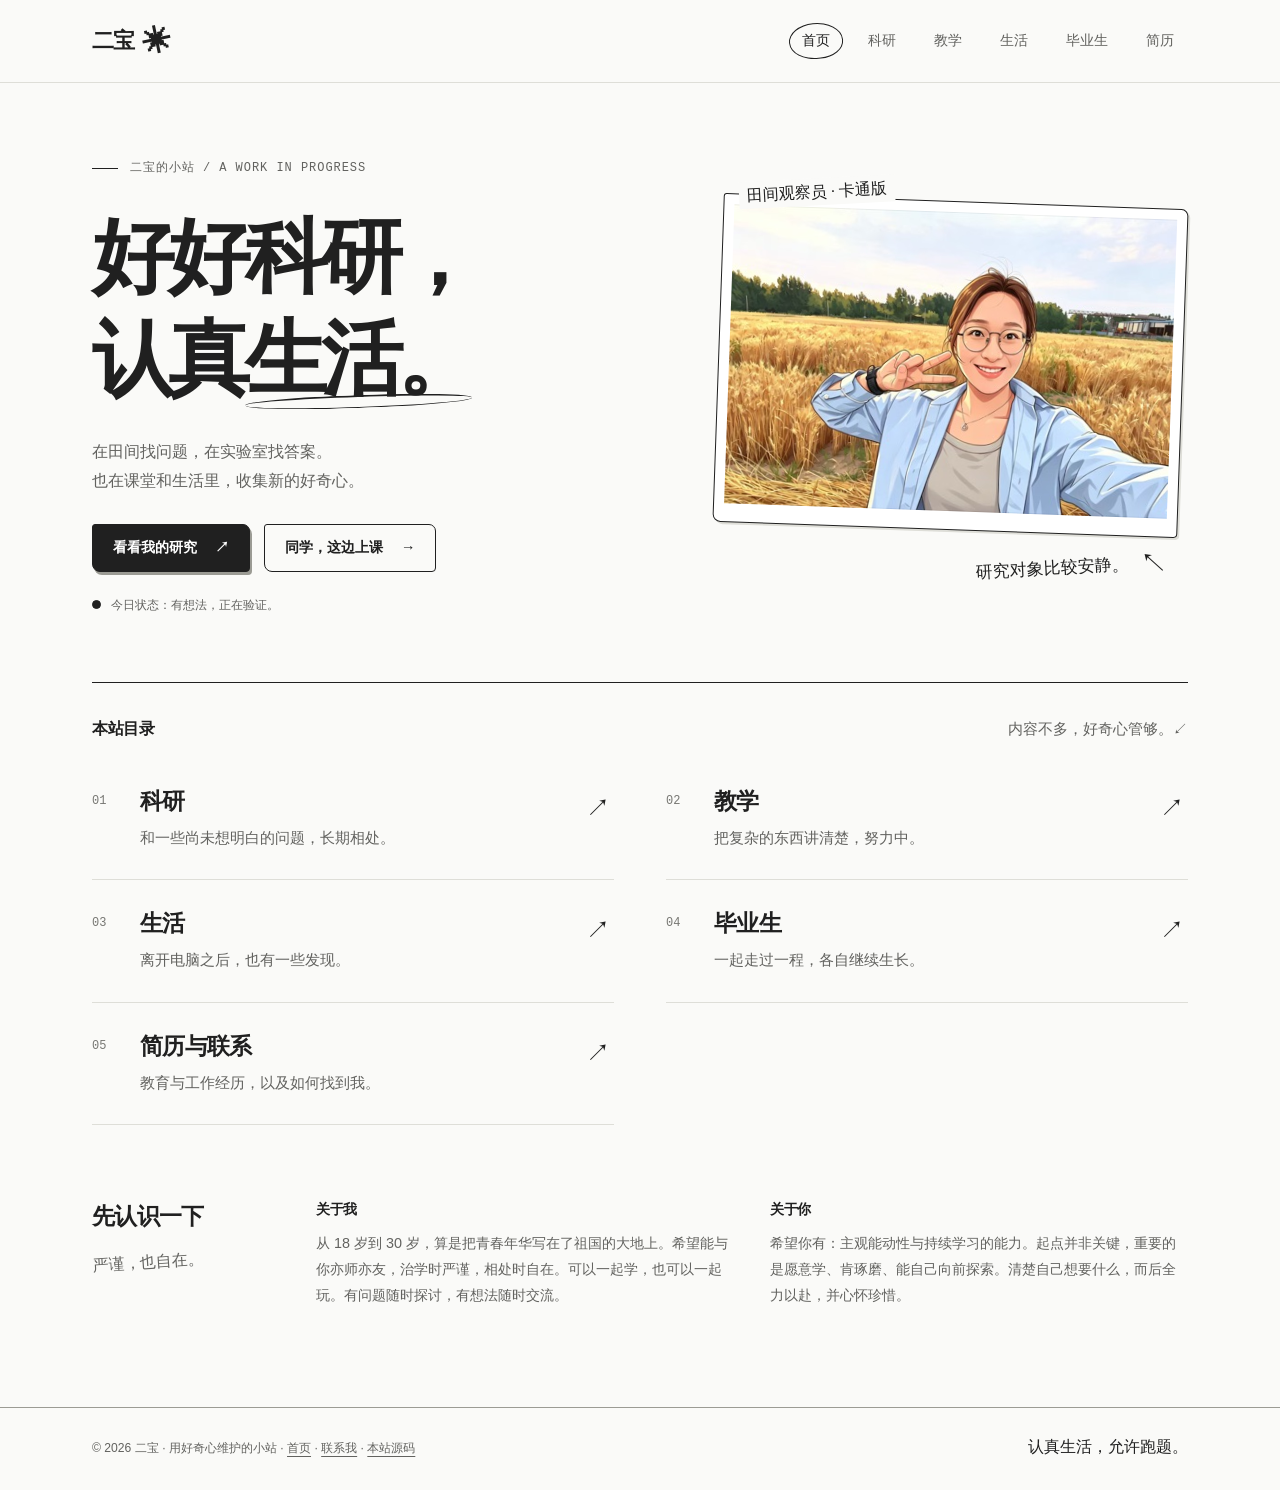
<file: index.html>
<!DOCTYPE html>
<html lang="zh-CN">
<head>
  <meta charset="UTF-8">
  <meta name="viewport" content="width=device-width, initial-scale=1.0">
  <title>二宝的小站 · 首页</title>
  <meta name="description" content="王芸的个人主页：在河南科技学院从事作物科研与教学，记录研究、课程和生活。">
  <link rel="stylesheet" href="css/style.css">
</head>
<body>
  <a class="skip-link" href="#main-content">跳到正文</a>
  <header class="site-header">
    <nav class="nav container" aria-label="主导航">
      <a class="nav-logo" href="index.html" aria-label="二宝的小站 · 首页">二宝<span class="dot" aria-hidden="true">✳</span></a>
      <button class="nav-toggle" type="button" aria-label="打开菜单" aria-expanded="false" aria-controls="site-nav">☰</button>
      <ul class="nav-links" id="site-nav">
        <li><a href="index.html" aria-current="page">首页</a></li>
        <li><a href="research.html">科研</a></li>
        <li><a href="teaching.html">教学</a></li>
        <li><a href="life.html">生活</a></li>
        <li><a href="students.html">毕业生</a></li>
        <li><a href="cv.html">简历</a></li>
      </ul>
    </nav>
  </header>

  <main id="main-content">
    <section class="hero container" aria-labelledby="hero-title">
      <div class="hero-copy">
        <p class="eyebrow">二宝的小站 / A WORK IN PROGRESS</p>
        <h1 id="hero-title">好好科研，<br>认真<span class="scribble">生活。</span></h1>
        <p class="hero-description">在田间找问题，在实验室找答案。<br>也在课堂和生活里，收集新的好奇心。</p>
        <div class="hero-actions">
          <a class="btn" href="research.html">看看我的研究 <span aria-hidden="true">↗</span></a>
          <a class="btn btn-secondary" href="teaching.html">同学，这边上课 <span aria-hidden="true">→</span></a>
        </div>
        <p class="status-note">今日状态：有想法，正在验证。</p>
      </div>
      <figure class="hero-portrait">
        <div class="portrait-frame">
          <span class="portrait-label">田间观察员 · 卡通版</span>
          <a class="photo-link" href="assets/img/home-field-portrait.jpg" target="_blank" rel="noopener" aria-label="查看原图（新标签页）：麦田中的卡通人物，戴着眼镜、微笑并比着耶"><img src="assets/optimized/home-field-portrait-960.jpg" srcset="assets/optimized/home-field-portrait-480.jpg 480w, assets/optimized/home-field-portrait-960.jpg 960w" sizes="(max-width: 720px) calc(100vw - 78px), (max-width: 900px) 40vw, 430px" width="1897" height="1280" alt="麦田中的卡通人物，戴着眼镜、微笑并比着耶" fetchpriority="high" decoding="async"></a>
        </div>
        <figcaption>研究对象比较安静。<span aria-hidden="true">↖</span></figcaption>
      </figure>
    </section>

    <section class="container" aria-labelledby="directory-title">
      <div class="home-directory">
        <div class="section-heading">
          <h2 id="directory-title">本站目录</h2>
          <span class="margin-note">内容不多，好奇心管够。↙</span>
        </div>
        <div class="directory-grid">
          <a class="directory-link" href="research.html">
            <span class="directory-number" aria-hidden="true">01</span>
            <div><h3>科研</h3><p>和一些尚未想明白的问题，长期相处。</p></div>
            <span class="directory-arrow" aria-hidden="true">↗</span>
          </a>
          <a class="directory-link" href="teaching.html">
            <span class="directory-number" aria-hidden="true">02</span>
            <div><h3>教学</h3><p>把复杂的东西讲清楚，努力中。</p></div>
            <span class="directory-arrow" aria-hidden="true">↗</span>
          </a>
          <a class="directory-link" href="life.html">
            <span class="directory-number" aria-hidden="true">03</span>
            <div><h3>生活</h3><p>离开电脑之后，也有一些发现。</p></div>
            <span class="directory-arrow" aria-hidden="true">↗</span>
          </a>
          <a class="directory-link" href="students.html">
            <span class="directory-number" aria-hidden="true">04</span>
            <div><h3>毕业生</h3><p>一起走过一程，各自继续生长。</p></div>
            <span class="directory-arrow" aria-hidden="true">↗</span>
          </a>
          <a class="directory-link" href="cv.html">
            <span class="directory-number" aria-hidden="true">05</span>
            <div><h3>简历与联系</h3><p>教育与工作经历，以及如何找到我。</p></div>
            <span class="directory-arrow" aria-hidden="true">↗</span>
          </a>
        </div>
      </div>
    </section>

    <section class="about-section container" aria-labelledby="about-title">
      <div class="about-label"><h2 id="about-title">先认识一下</h2><p>严谨，也自在。</p></div>
      <div class="about-notes">
        <div><h3>关于我</h3><p>从 18 岁到 30 岁，算是把青春年华写在了祖国的大地上。希望能与你亦师亦友，治学时严谨，相处时自在。可以一起学，也可以一起玩。有问题随时探讨，有想法随时交流。</p></div>
        <div><h3>关于你</h3><p>希望你有：主观能动性与持续学习的能力。起点并非关键，重要的是愿意学、肯琢磨、能自己向前探索。清楚自己想要什么，而后全力以赴，并心怀珍惜。</p></div>
      </div>
    </section>
  </main>

  <footer class="site-footer">
    <div class="container footer-inner">
      <p>© 2026 二宝 · 用好奇心维护的小站 · <a href="index.html">首页</a> · <a href="cv.html#contact">联系我</a> · <a href="https://github.com/erbaoyihao/erbaoyihao.github.io">本站源码</a></p>
      <p class="footer-note">认真生活，允许跑题。</p>
    </div>
  </footer>

  <script src="js/main.js"></script>
</body>
</html>
</file>
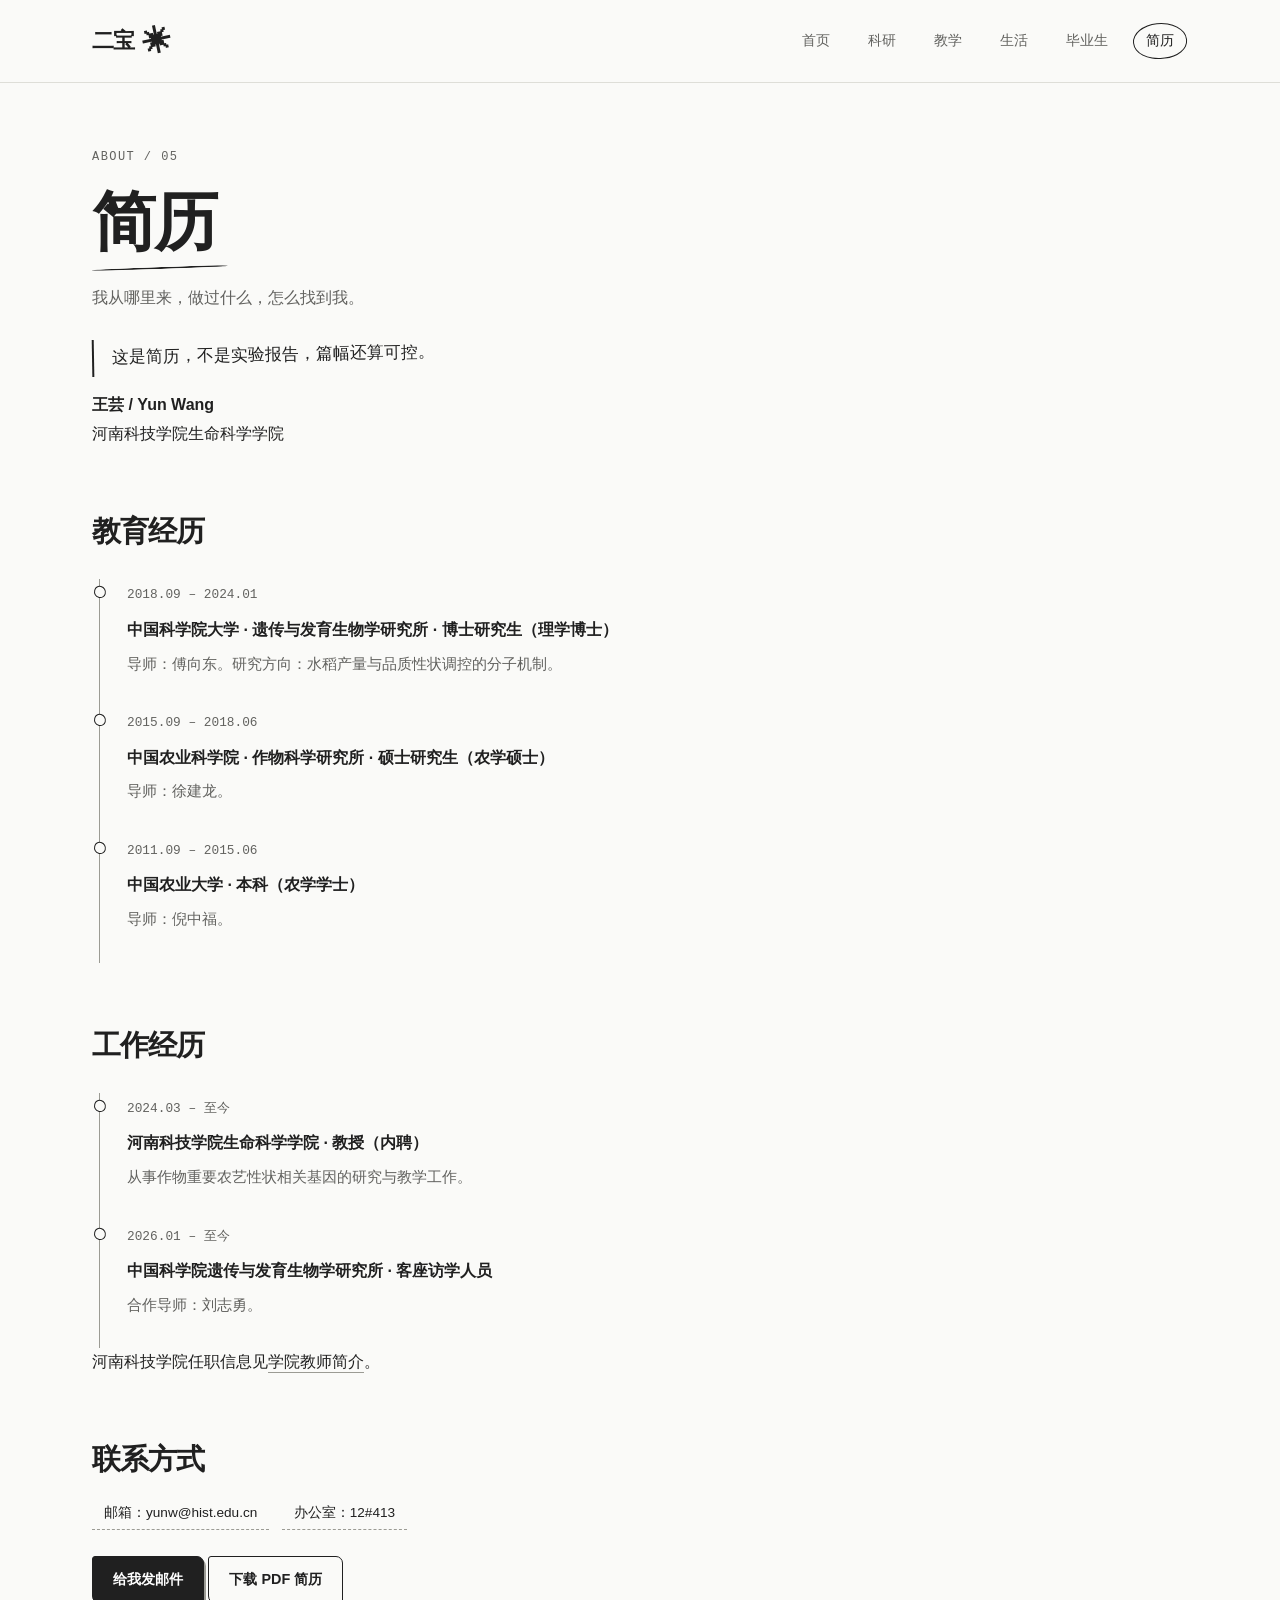
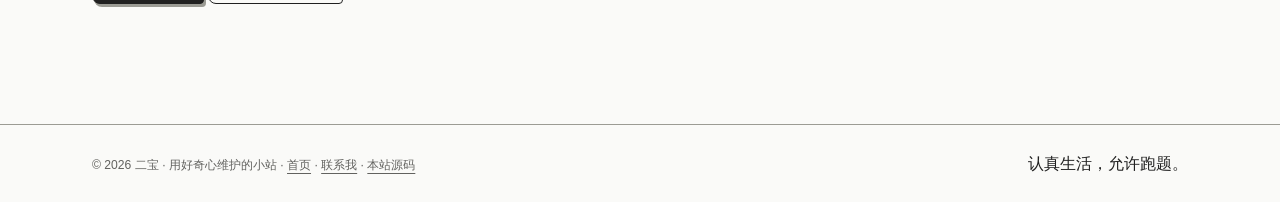
<file: cv.html>
<!DOCTYPE html>
<html lang="zh-CN">
<head>
  <meta charset="UTF-8">
  <meta name="viewport" content="width=device-width, initial-scale=1.0">
  <title>简历 · 二宝的小站</title>
  <meta name="description" content="教育经历、工作经历与联系方式。">
  <link rel="stylesheet" href="css/style.css">
</head>
<body>
  <a class="skip-link" href="#main-content">跳到正文</a>
  <header class="site-header">
    <nav class="nav container" aria-label="主导航">
      <a class="nav-logo" href="index.html" aria-label="二宝的小站 · 首页">二宝<span class="dot" aria-hidden="true">✳</span></a>
      <button class="nav-toggle" type="button" aria-label="打开菜单" aria-expanded="false" aria-controls="site-nav">☰</button>
      <ul class="nav-links" id="site-nav">
        <li><a href="index.html">首页</a></li>
        <li><a href="research.html">科研</a></li>
        <li><a href="teaching.html">教学</a></li>
        <li><a href="life.html">生活</a></li>
        <li><a href="students.html">毕业生</a></li>
        <li><a href="cv.html" aria-current="page">简历</a></li>
      </ul>
    </nav>
  </header>

  <main id="main-content" class="theme-yellow">
    <section class="section container">
      <p class="page-kicker">ABOUT / 05</p>
      <h1 class="page-title">简历</h1>
      <p class="page-subtitle">我从哪里来，做过什么，怎么找到我。</p>
      <p class="page-aside">这是简历，不是实验报告，篇幅还算可控。</p>

      <p class="profile-identity"><strong>王芸 / Yun Wang</strong><br>河南科技学院生命科学学院</p>

      <h2>教育经历</h2>
      <ul class="timeline">
        <li>
          <span class="t-period">2018.09 – 2024.01</span>
          <p class="t-title">中国科学院大学 · 遗传与发育生物学研究所 · 博士研究生（理学博士）</p>
          <p class="t-desc">导师：傅向东。研究方向：水稻产量与品质性状调控的分子机制。</p>
        </li>
        <li>
          <span class="t-period">2015.09 – 2018.06</span>
          <p class="t-title">中国农业科学院 · 作物科学研究所 · 硕士研究生（农学硕士）</p>
          <p class="t-desc">导师：徐建龙。</p>
        </li>
        <li>
          <span class="t-period">2011.09 – 2015.06</span>
          <p class="t-title">中国农业大学 · 本科（农学学士）</p>
          <p class="t-desc">导师：倪中福。</p>
        </li>
      </ul>

      <h2>工作经历</h2>
      <ul class="timeline">
        <li>
          <span class="t-period">2024.03 – 至今</span>
          <p class="t-title">河南科技学院生命科学学院 · 教授（内聘）</p>
          <p class="t-desc">从事作物重要农艺性状相关基因的研究与教学工作。</p>
        </li>
        <li>
          <span class="t-period">2026.01 – 至今</span>
          <p class="t-title">中国科学院遗传与发育生物学研究所 · 客座访学人员</p>
          <p class="t-desc">合作导师：刘志勇。</p>
        </li>
      </ul>

      <p class="content-note">河南科技学院任职信息见<a href="https://smkxxy.hist.edu.cn/info/1085/1609.htm">学院教师简介</a>。</p>

      <h2 id="contact">联系方式</h2>
      <p>
        <span class="badge b-yellow">邮箱：yunw@hist.edu.cn</span>
        <span class="badge b-blue">办公室：12#413</span>
      </p>
      <p>
        <a class="btn" href="mailto:yunw@hist.edu.cn">给我发邮件</a>
        <a class="btn btn-secondary" href="assets/cv.pdf" download="王芸-简历.pdf">下载 PDF 简历</a>
      </p>
    </section>
  </main>

  <footer class="site-footer">
    <div class="container footer-inner">
      <p>© 2026 二宝 · 用好奇心维护的小站 · <a href="index.html">首页</a> · <a href="cv.html#contact">联系我</a> · <a href="https://github.com/erbaoyihao/erbaoyihao.github.io">本站源码</a></p>
      <p class="footer-note">认真生活，允许跑题。</p>
    </div>
  </footer>

  <script src="js/main.js"></script>
</body>
</html>
</file>
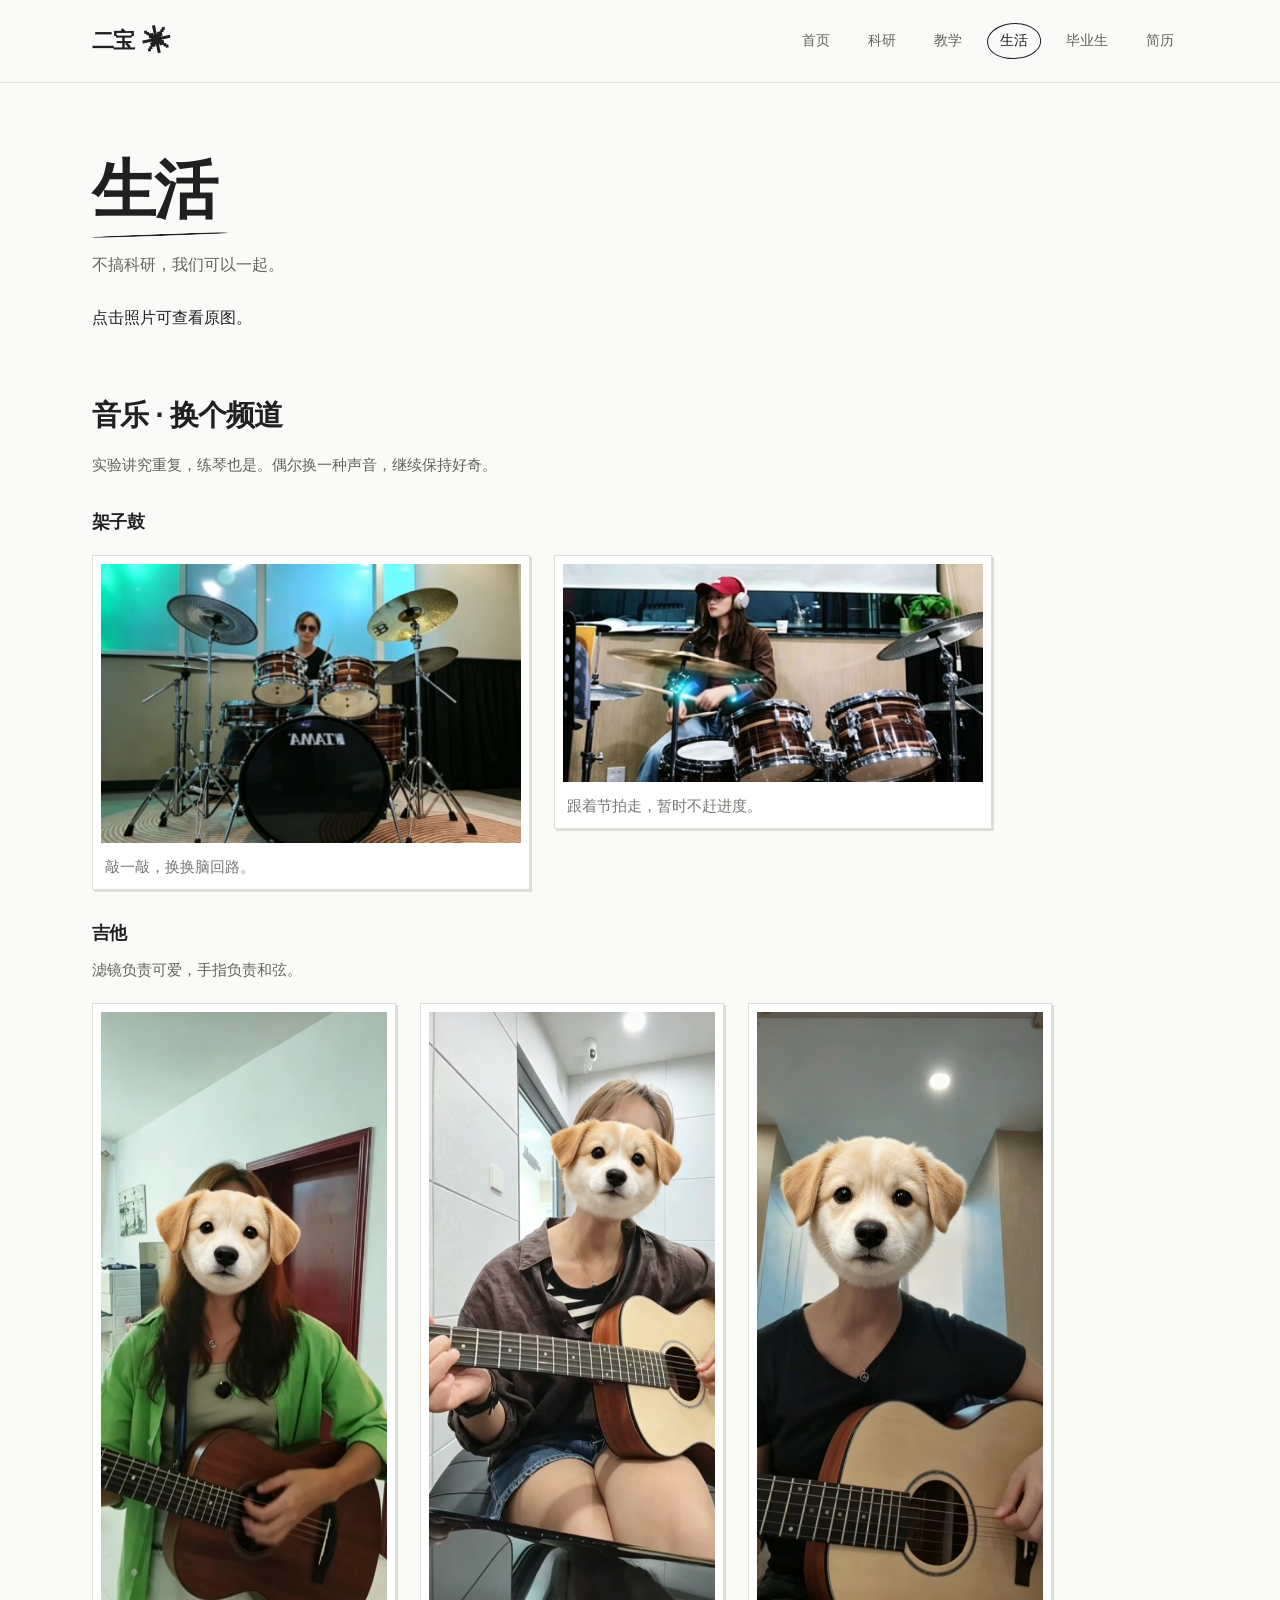
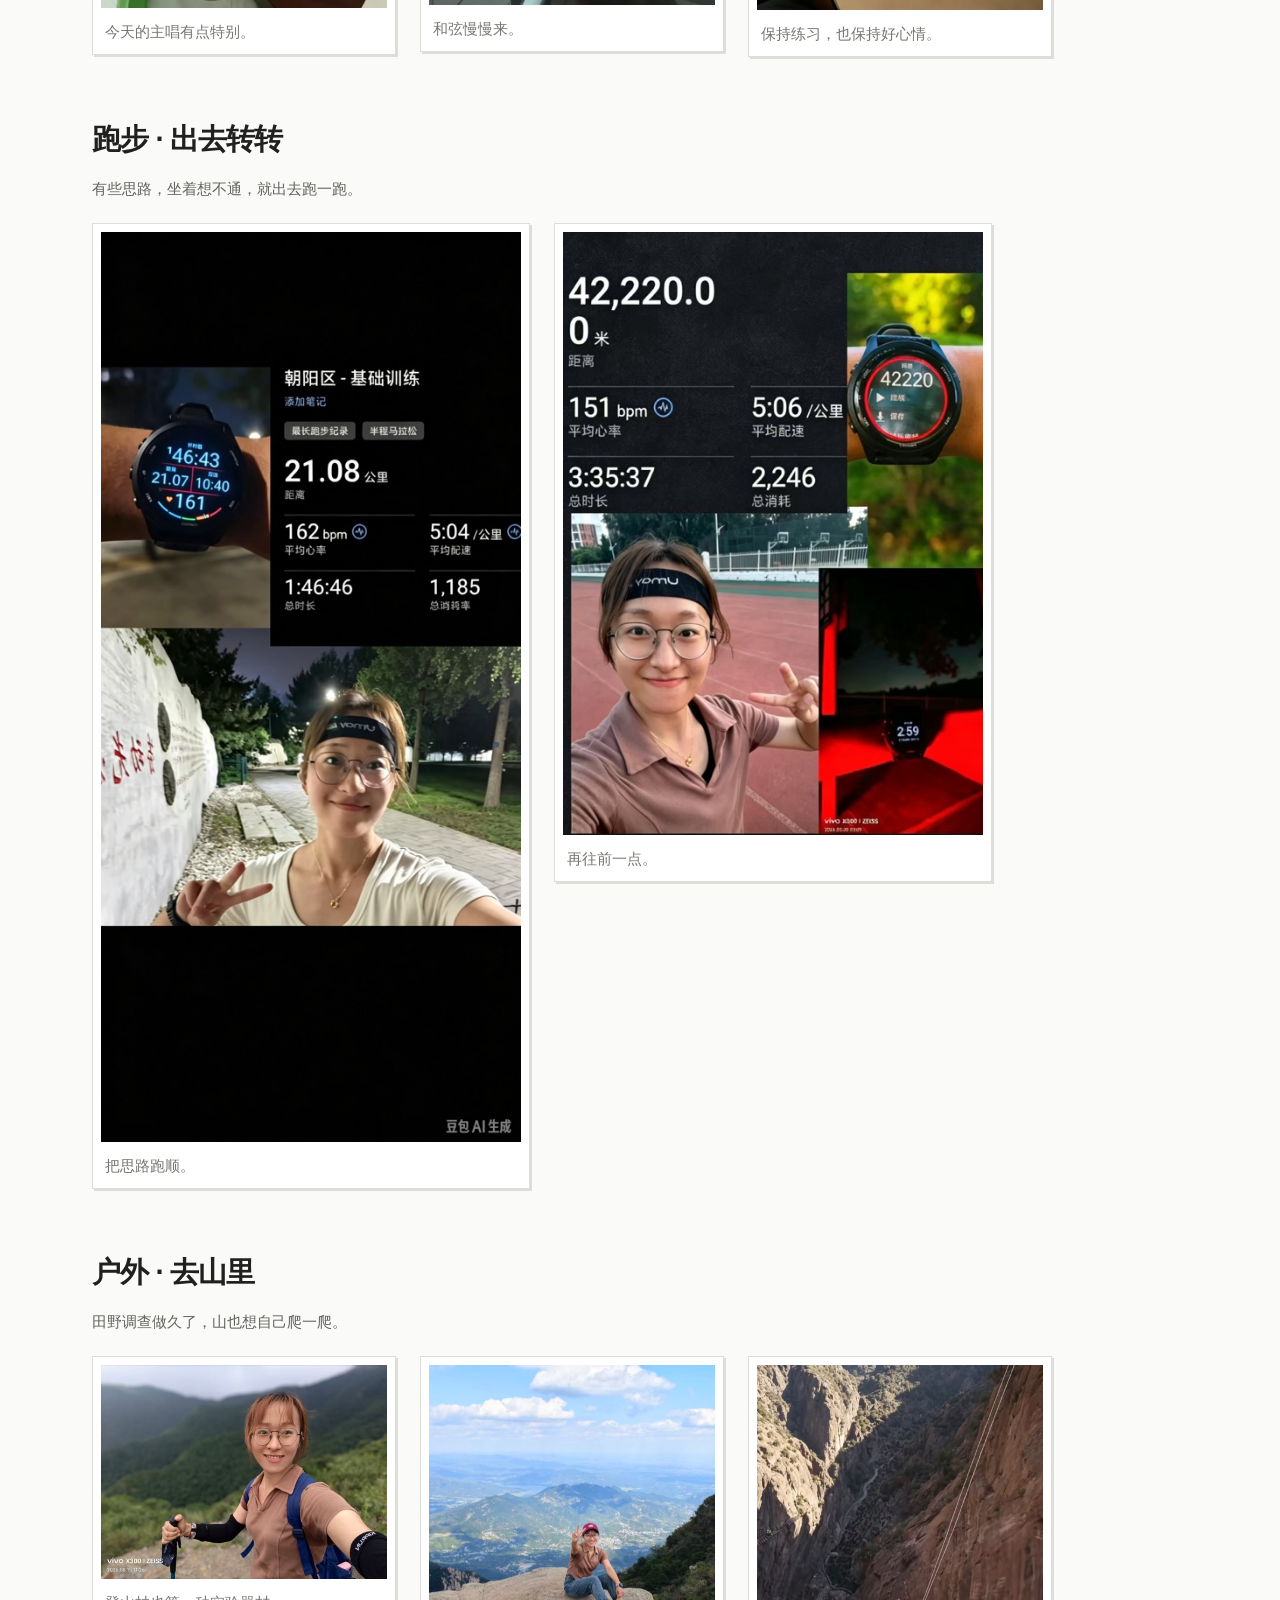
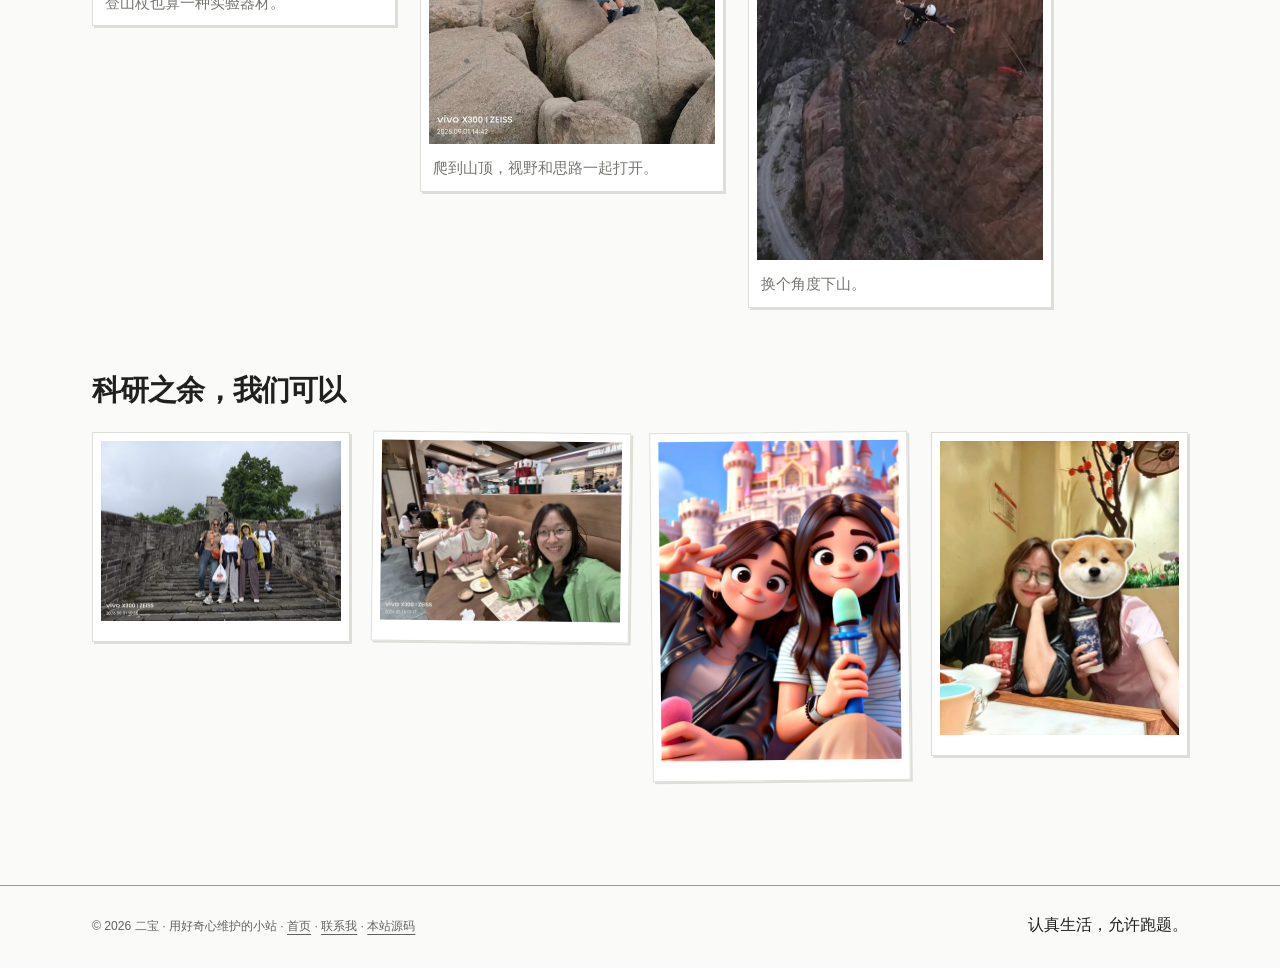
<file: life.html>
<!DOCTYPE html>
<html lang="zh-CN">
<head>
  <meta charset="UTF-8">
  <meta name="viewport" content="width=device-width, initial-scale=1.0">
  <title>生活 · 二宝的小站</title>
  <meta name="description" content="音乐、跑步、户外活动与朋友相聚的生活记录。">
  <link rel="stylesheet" href="css/style.css">
</head>
<body>
  <a class="skip-link" href="#main-content">跳到正文</a>
  <header class="site-header">
    <nav class="nav container" aria-label="主导航">
      <a class="nav-logo" href="index.html" aria-label="二宝的小站 · 首页">二宝<span class="dot" aria-hidden="true">✳</span></a>
      <button class="nav-toggle" type="button" aria-label="打开菜单" aria-expanded="false" aria-controls="site-nav">☰</button>
      <ul class="nav-links" id="site-nav">
        <li><a href="index.html">首页</a></li>
        <li><a href="research.html">科研</a></li>
        <li><a href="teaching.html">教学</a></li>
        <li><a href="life.html" aria-current="page">生活</a></li>
        <li><a href="students.html">毕业生</a></li>
        <li><a href="cv.html">简历</a></li>
      </ul>
    </nav>
  </header>

  <main id="main-content" class="theme-coral">
    <section class="section container">
      <h1 class="page-title">生活</h1>
      <p class="page-subtitle">不搞科研，我们可以一起。</p>
      <p class="content-note">点击照片可查看原图。</p>

      <section class="life-album" aria-labelledby="music-title">
        <h2 id="music-title">音乐 · 换个频道</h2>
        <p class="album-note">实验讲究重复，练琴也是。偶尔换一种声音，继续保持好奇。</p>
        <h3 class="album-heading">架子鼓</h3>
        <div class="album-grid album-grid-two">
          <figure class="photo-slot photo-full album-photo">
            <a class="photo-link" href="assets/img/life-drums-1.jpg" target="_blank" rel="noopener" aria-label="查看原图（新标签页）：坐在架子鼓后，手持鼓棒练习"><img src="assets/optimized/life-drums-1-960.jpg" srcset="assets/optimized/life-drums-1-480.jpg 480w, assets/optimized/life-drums-1-960.jpg 960w" sizes="(max-width: 600px) calc(100vw - 70px), (max-width: 1000px) 43vw, 430px" width="1924" height="1280" alt="坐在架子鼓后，手持鼓棒练习" loading="lazy" decoding="async"></a>
            <figcaption>敲一敲，换换脑回路。</figcaption>
          </figure>
          <figure class="photo-slot photo-full album-photo">
            <a class="photo-link" href="assets/img/life-drums-2.jpg" target="_blank" rel="noopener" aria-label="查看原图（新标签页）：戴着红帽子和白色耳机练习架子鼓"><img src="assets/optimized/life-drums-2-960.jpg" srcset="assets/optimized/life-drums-2-480.jpg 480w, assets/optimized/life-drums-2-960.jpg 960w" sizes="(max-width: 600px) calc(100vw - 70px), (max-width: 1000px) 43vw, 430px" width="2466" height="1279" alt="戴着红帽子和白色耳机练习架子鼓" loading="lazy" decoding="async"></a>
            <figcaption>跟着节拍走，暂时不赶进度。</figcaption>
          </figure>
        </div>
        <h3 class="album-heading">吉他</h3>
        <p class="album-note">滤镜负责可爱，手指负责和弦。</p>
        <div class="album-grid album-grid-three">
          <figure class="photo-slot photo-full album-photo">
            <a class="photo-link" href="assets/img/life-guitar-1.jpg" target="_blank" rel="noopener" aria-label="查看原图（新标签页）：使用小狗头像滤镜，穿绿色外衫抱着吉他"><img src="assets/optimized/life-guitar-1-960.jpg" srcset="assets/optimized/life-guitar-1-480.jpg 480w, assets/optimized/life-guitar-1-960.jpg 960w" sizes="(max-width: 600px) calc(100vw - 70px), (max-width: 1000px) 29vw, 290px" width="1024" height="2132" alt="使用小狗头像滤镜，穿绿色外衫抱着吉他" loading="lazy" decoding="async"></a>
            <figcaption>今天的主唱有点特别。</figcaption>
          </figure>
          <figure class="photo-slot photo-full album-photo">
            <a class="photo-link" href="assets/img/life-guitar-2.jpg" target="_blank" rel="noopener" aria-label="查看原图（新标签页）：使用小狗头像滤镜，坐着练习吉他和弦"><img src="assets/optimized/life-guitar-2-960.jpg" srcset="assets/optimized/life-guitar-2-480.jpg 480w, assets/optimized/life-guitar-2-960.jpg 960w" sizes="(max-width: 600px) calc(100vw - 70px), (max-width: 1000px) 29vw, 290px" width="1280" height="2652" alt="使用小狗头像滤镜，坐着练习吉他和弦" loading="lazy" decoding="async"></a>
            <figcaption>和弦慢慢来。</figcaption>
          </figure>
          <figure class="photo-slot photo-full album-photo">
            <a class="photo-link" href="assets/img/life-guitar-3.jpg" target="_blank" rel="noopener" aria-label="查看原图（新标签页）：使用小狗头像滤镜，穿黑色上衣弹吉他"><img src="assets/optimized/life-guitar-3-960.jpg" srcset="assets/optimized/life-guitar-3-480.jpg 480w, assets/optimized/life-guitar-3-960.jpg 960w" sizes="(max-width: 600px) calc(100vw - 70px), (max-width: 1000px) 29vw, 290px" width="1024" height="2138" alt="使用小狗头像滤镜，穿黑色上衣弹吉他" loading="lazy" decoding="async"></a>
            <figcaption>保持练习，也保持好心情。</figcaption>
          </figure>
        </div>
      </section>

      <section class="life-album" aria-labelledby="running-title">
        <h2 id="running-title">跑步 · 出去转转</h2>
        <p class="album-note">有些思路，坐着想不通，就出去跑一跑。</p>
        <div class="album-grid album-grid-two">
          <figure class="photo-slot photo-full album-photo">
            <a class="photo-link" href="assets/img/life-running-1.jpg" target="_blank" rel="noopener" aria-label="查看原图（新标签页）：跑步数据、运动手表和夜跑自拍的拼图"><img src="assets/optimized/life-running-1-960.jpg" srcset="assets/optimized/life-running-1-480.jpg 480w, assets/optimized/life-running-1-960.jpg 960w" sizes="(max-width: 600px) calc(100vw - 70px), (max-width: 1000px) 43vw, 430px" width="1344" height="2912" alt="跑步数据、运动手表和夜跑自拍的拼图" loading="lazy" decoding="async"></a>
            <figcaption>把思路跑顺。</figcaption>
          </figure>
          <figure class="photo-slot photo-full album-photo">
            <a class="photo-link" href="assets/img/life-running-2.jpg" target="_blank" rel="noopener" aria-label="查看原图（新标签页）：跑步记录、运动手表和操场自拍的拼图"><img src="assets/optimized/life-running-2-960.jpg" srcset="assets/optimized/life-running-2-480.jpg 480w, assets/optimized/life-running-2-960.jpg 960w" sizes="(max-width: 600px) calc(100vw - 70px), (max-width: 1000px) 43vw, 430px" width="1280" height="1837" alt="跑步记录、运动手表和操场自拍的拼图" loading="lazy" decoding="async"></a>
            <figcaption>再往前一点。</figcaption>
          </figure>
        </div>
      </section>

      <section class="life-album" aria-labelledby="hiking-title">
        <h2 id="hiking-title">户外 · 去山里</h2>
        <p class="album-note">田野调查做久了，山也想自己爬一爬。</p>
        <div class="album-grid album-grid-three">
          <figure class="photo-slot photo-full album-photo">
            <a class="photo-link" href="assets/img/life-hiking-1.jpg" target="_blank" rel="noopener" aria-label="查看原图（新标签页）：背着蓝色背包、手持登山杖在山间自拍"><img src="assets/optimized/life-hiking-1-960.jpg" srcset="assets/optimized/life-hiking-1-480.jpg 480w, assets/optimized/life-hiking-1-960.jpg 960w" sizes="(max-width: 600px) calc(100vw - 70px), (max-width: 1000px) 29vw, 290px" width="1706" height="1279" alt="背着蓝色背包、手持登山杖在山间自拍" loading="lazy" decoding="async"></a>
            <figcaption>登山杖也算一种实验器材。</figcaption>
          </figure>
          <figure class="photo-slot photo-full album-photo">
            <a class="photo-link" href="assets/img/life-hiking-2.jpg" target="_blank" rel="noopener" aria-label="查看原图（新标签页）：坐在山顶巨石上远眺群山，比耶合影"><img src="assets/optimized/life-hiking-2-960.jpg" srcset="assets/optimized/life-hiking-2-480.jpg 480w, assets/optimized/life-hiking-2-960.jpg 960w" sizes="(max-width: 600px) calc(100vw - 70px), (max-width: 1000px) 29vw, 290px" width="1280" height="1700" alt="坐在山顶巨石上远眺群山，比耶合影" loading="lazy" decoding="async"></a>
            <figcaption>爬到山顶，视野和思路一起打开。</figcaption>
          </figure>
          <figure class="photo-slot photo-full album-photo">
            <a class="photo-link" href="assets/img/life-rappel-1.jpg" target="_blank" rel="noopener" aria-label="查看原图（新标签页）：戴白色头盔在峡谷间绳降"><img src="assets/optimized/life-rappel-1-960.jpg" srcset="assets/optimized/life-rappel-1-480.jpg 480w, assets/optimized/life-rappel-1-960.jpg 960w" sizes="(max-width: 600px) calc(100vw - 70px), (max-width: 1000px) 29vw, 290px" width="1024" height="1776" alt="戴白色头盔在峡谷间绳降" loading="lazy" decoding="async"></a>
            <figcaption>换个角度下山。</figcaption>
          </figure>
        </div>
      </section>

      <h2>科研之余，我们可以</h2>
      <div class="photo-grid">
        <div class="photo-slot photo-full"><a class="photo-link" href="assets/img/life-3.jpg" target="_blank" rel="noopener" aria-label="查看原图（新标签页）：和朋友在长城上合影"><img src="assets/optimized/life-3-960.jpg" srcset="assets/optimized/life-3-480.jpg 480w, assets/optimized/life-3-960.jpg 960w" sizes="(max-width: 720px) 45vw, 260px" alt="和朋友在长城上合影" loading="lazy" width="1600" height="1205" decoding="async"></a></div>
        <div class="photo-slot photo-full"><a class="photo-link" href="assets/img/life-1.jpg" target="_blank" rel="noopener" aria-label="查看原图（新标签页）：和朋友聚餐时的自拍"><img src="assets/optimized/life-1-960.jpg" srcset="assets/optimized/life-1-480.jpg 480w, assets/optimized/life-1-960.jpg 960w" sizes="(max-width: 720px) 45vw, 260px" alt="和朋友聚餐时的自拍" loading="lazy" width="1600" height="1200" decoding="async"></a></div>
        <div class="photo-slot photo-full"><a class="photo-link" href="assets/img/life-2.jpg" target="_blank" rel="noopener" aria-label="查看原图（新标签页）：卡通形象的合影"><img src="assets/optimized/life-2-960.jpg" srcset="assets/optimized/life-2-480.jpg 480w, assets/optimized/life-2-960.jpg 960w" sizes="(max-width: 720px) 45vw, 260px" alt="卡通形象的合影" loading="lazy" width="1080" height="1440" decoding="async"></a></div>
        <div class="photo-slot photo-full"><a class="photo-link" href="assets/img/life-4.jpg" target="_blank" rel="noopener" aria-label="查看原图（新标签页）：和朋友聚餐举着奶茶碰杯，朋友用柴犬贴纸遮脸"><img src="assets/optimized/life-4-960.jpg" srcset="assets/optimized/life-4-480.jpg 480w, assets/optimized/life-4-960.jpg 960w" sizes="(max-width: 720px) 45vw, 260px" width="1279" height="1572" alt="和朋友聚餐举着奶茶碰杯，朋友用柴犬贴纸遮脸" loading="lazy" decoding="async"></a></div>
      </div>
    </section>
  </main>

  <footer class="site-footer">
    <div class="container footer-inner">
      <p>© 2026 二宝 · 用好奇心维护的小站 · <a href="index.html">首页</a> · <a href="cv.html#contact">联系我</a> · <a href="https://github.com/erbaoyihao/erbaoyihao.github.io">本站源码</a></p>
      <p class="footer-note">认真生活，允许跑题。</p>
    </div>
  </footer>

  <script src="js/main.js"></script>
</body>
</html>
</file>
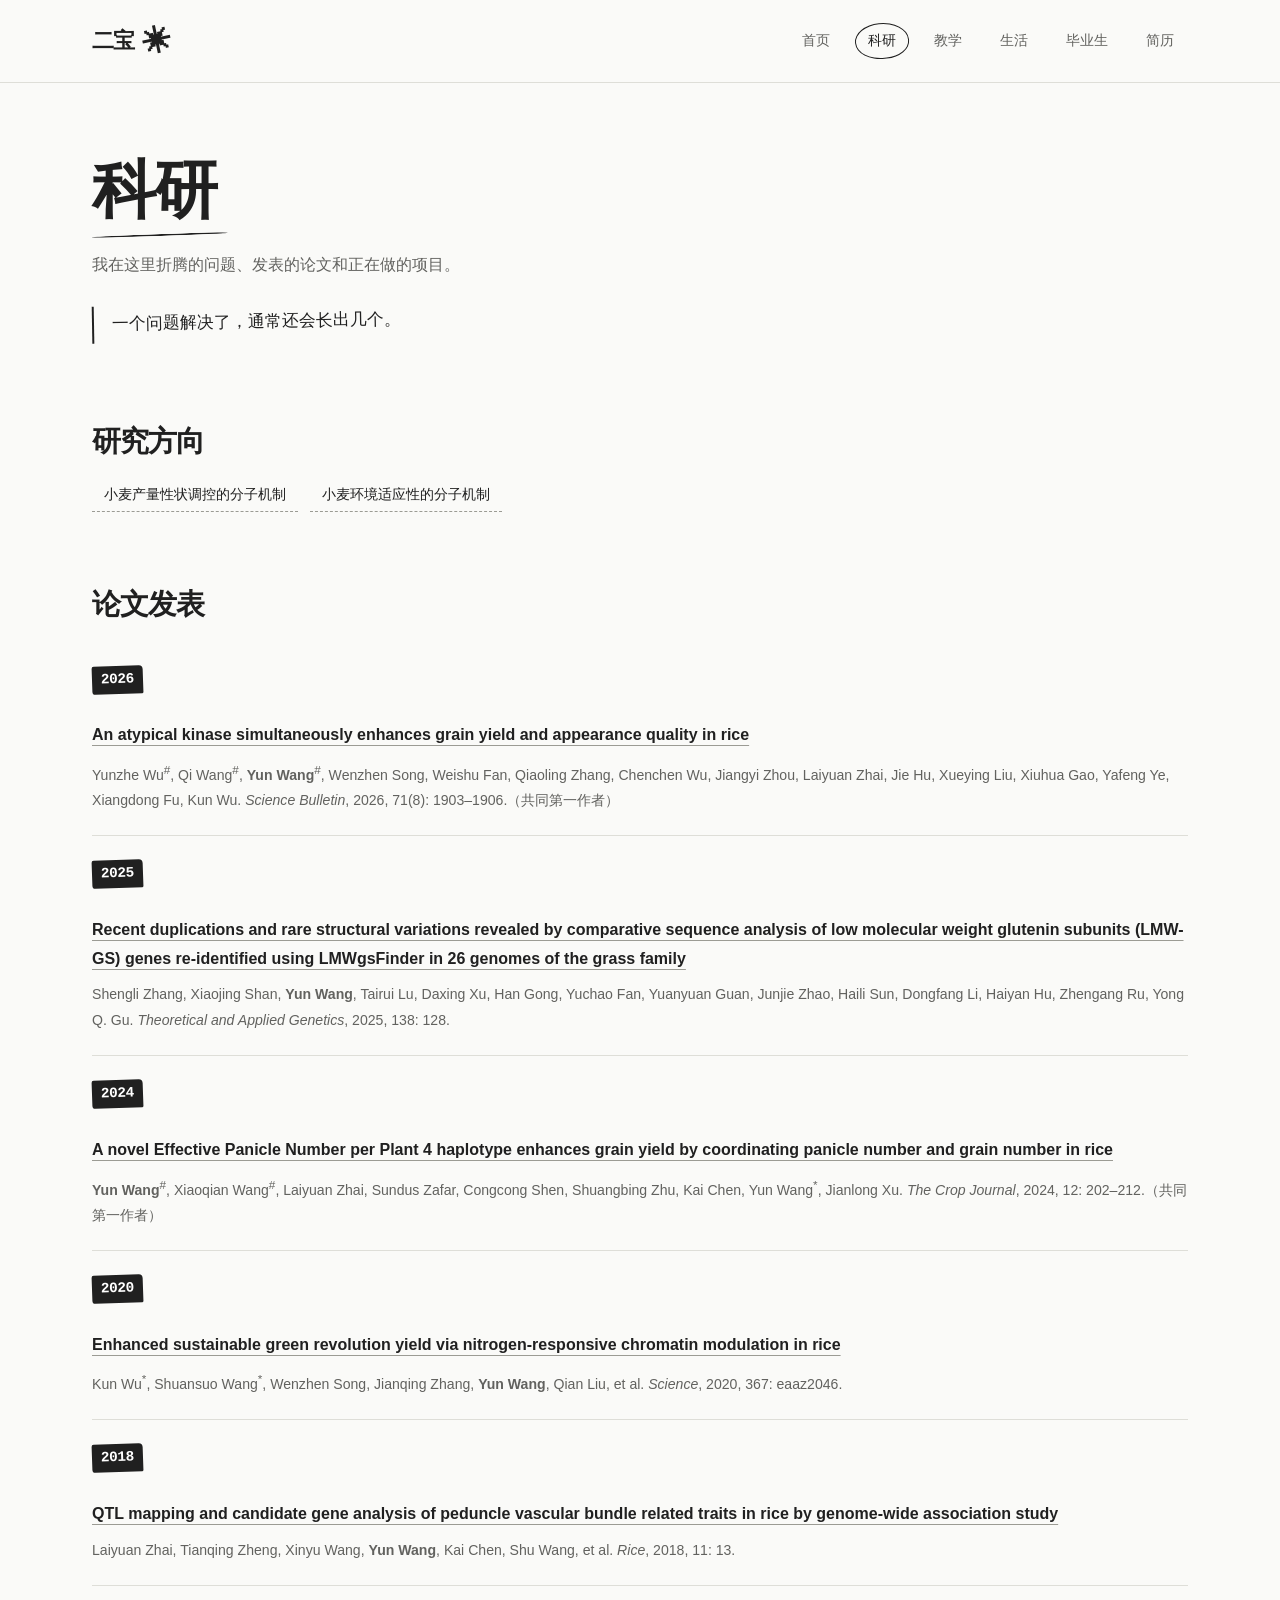
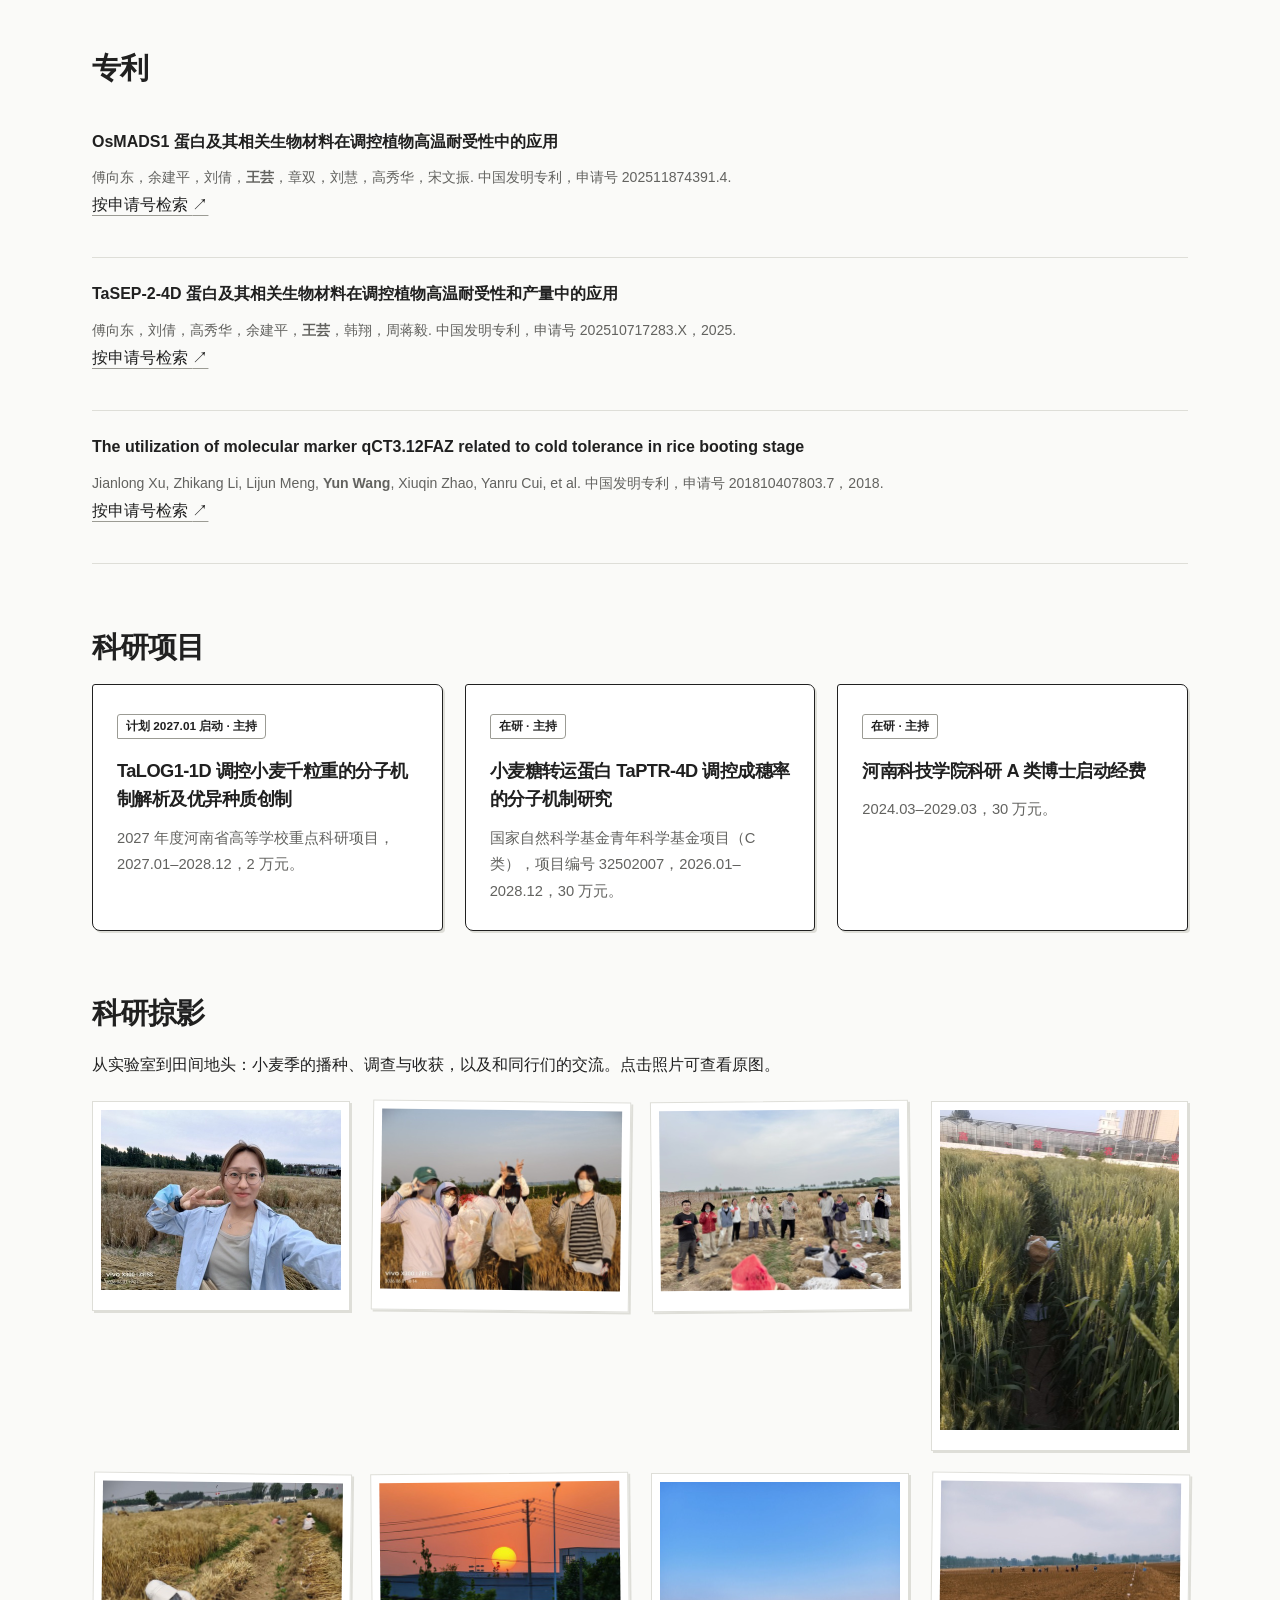
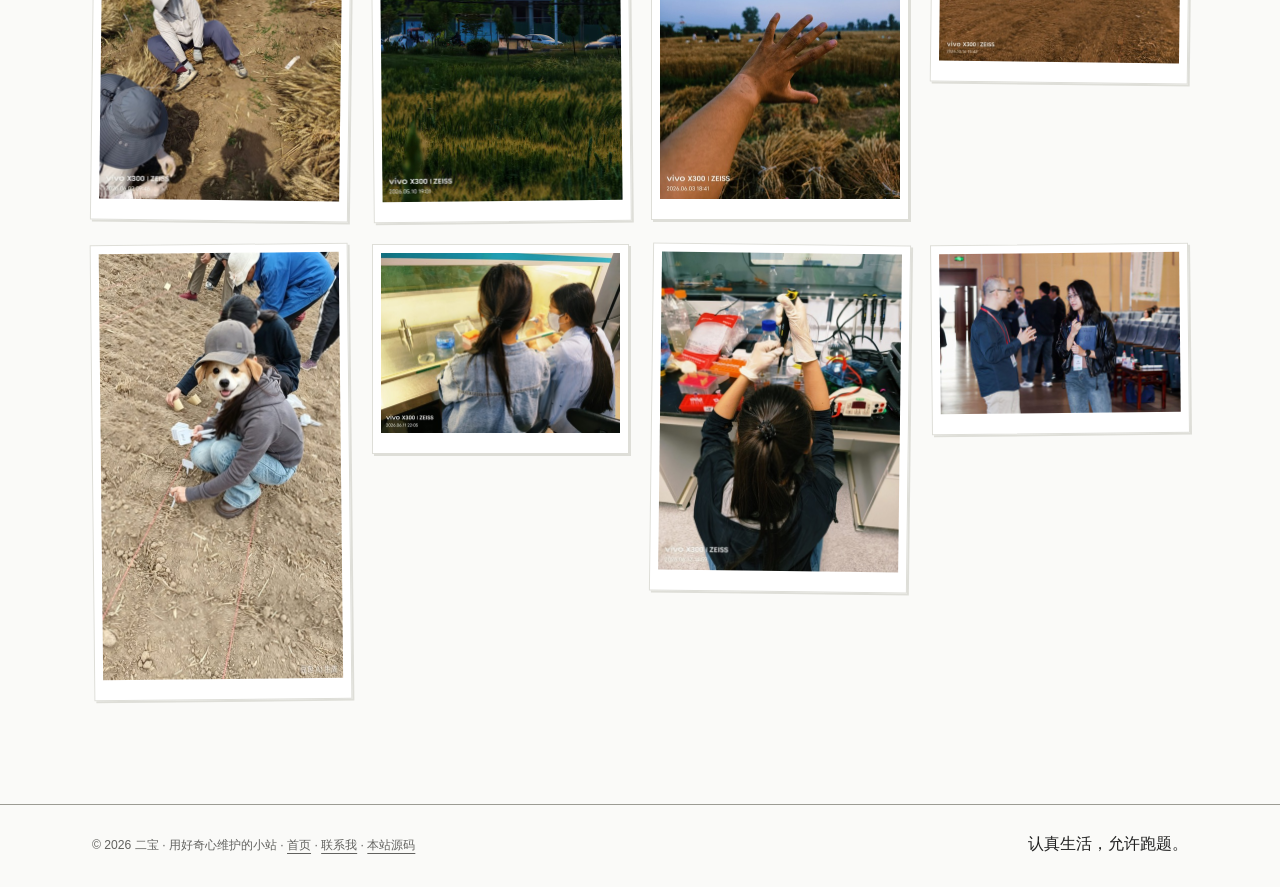
<file: research.html>
<!DOCTYPE html>
<html lang="zh-CN">
<head>
  <meta charset="UTF-8">
  <meta name="viewport" content="width=device-width, initial-scale=1.0">
  <title>科研 · 二宝的小站</title>
  <meta name="description" content="研究方向、论文发表与科研项目。">
  <link rel="stylesheet" href="css/style.css">
</head>
<body>
  <a class="skip-link" href="#main-content">跳到正文</a>
  <header class="site-header">
    <nav class="nav container" aria-label="主导航">
      <a class="nav-logo" href="index.html" aria-label="二宝的小站 · 首页">二宝<span class="dot" aria-hidden="true">✳</span></a>
      <button class="nav-toggle" type="button" aria-label="打开菜单" aria-expanded="false" aria-controls="site-nav">☰</button>
      <ul class="nav-links" id="site-nav">
        <li><a href="index.html">首页</a></li>
        <li><a href="research.html" aria-current="page">科研</a></li>
        <li><a href="teaching.html">教学</a></li>
        <li><a href="life.html">生活</a></li>
        <li><a href="students.html">毕业生</a></li>
        <li><a href="cv.html">简历</a></li>
      </ul>
    </nav>
  </header>

  <main id="main-content" class="theme-blue">
    <section class="section container">
      <h1 class="page-title">科研</h1>
      <p class="page-subtitle">我在这里折腾的问题、发表的论文和正在做的项目。</p>
      <p class="page-aside">一个问题解决了，通常还会长出几个。</p>

      <h2>研究方向</h2>
      <p>
        <span class="badge b-blue">小麦产量性状调控的分子机制</span>
        <span class="badge b-coral">小麦环境适应性的分子机制</span>
      </p>

      <h2>论文发表</h2>
      <h3 class="year-heading">2026</h3>
      <ul class="entry-list">
        <li class="entry">
          <p class="entry-title"><a href="https://doi.org/10.1016/j.scib.2026.01.066">An atypical kinase simultaneously enhances grain yield and appearance quality in rice</a></p>
          <p class="entry-meta">Yunzhe Wu<sup>#</sup>, Qi Wang<sup>#</sup>, <strong>Yun Wang</strong><sup>#</sup>, Wenzhen Song, Weishu Fan, Qiaoling Zhang, Chenchen Wu, Jiangyi Zhou, Laiyuan Zhai, Jie Hu, Xueying Liu, Xiuhua Gao, Yafeng Ye, Xiangdong Fu, Kun Wu. <em>Science Bulletin</em>, 2026, 71(8): 1903–1906.（共同第一作者）</p>
        </li>
      </ul>

      <h3 class="year-heading">2025</h3>
      <ul class="entry-list">
        <li class="entry">
          <p class="entry-title"><a href="https://doi.org/10.1007/s00122-025-04919-7">Recent duplications and rare structural variations revealed by comparative sequence analysis of low molecular weight glutenin subunits (LMW-GS) genes re-identified using LMWgsFinder in 26 genomes of the grass family</a></p>
          <p class="entry-meta">Shengli Zhang, Xiaojing Shan, <strong>Yun Wang</strong>, Tairui Lu, Daxing Xu, Han Gong, Yuchao Fan, Yuanyuan Guan, Junjie Zhao, Haili Sun, Dongfang Li, Haiyan Hu, Zhengang Ru, Yong Q. Gu. <em>Theoretical and Applied Genetics</em>, 2025, 138: 128.</p>
        </li>
      </ul>

      <h3 class="year-heading">2024</h3>
      <ul class="entry-list">
        <li class="entry">
          <p class="entry-title"><a href="https://doi.org/10.1016/j.cj.2023.11.003">A novel Effective Panicle Number per Plant 4 haplotype enhances grain yield by coordinating panicle number and grain number in rice</a></p>
          <p class="entry-meta"><strong>Yun Wang</strong><sup>#</sup>, Xiaoqian Wang<sup>#</sup>, Laiyuan Zhai, Sundus Zafar, Congcong Shen, Shuangbing Zhu, Kai Chen, Yun Wang<sup>*</sup>, Jianlong Xu. <em>The Crop Journal</em>, 2024, 12: 202–212.（共同第一作者）</p>
        </li>
      </ul>

      <h3 class="year-heading">2020</h3>
      <ul class="entry-list">
        <li class="entry">
          <p class="entry-title"><a href="https://doi.org/10.1126/science.aaz2046">Enhanced sustainable green revolution yield via nitrogen-responsive chromatin modulation in rice</a></p>
          <p class="entry-meta">Kun Wu<sup>*</sup>, Shuansuo Wang<sup>*</sup>, Wenzhen Song, Jianqing Zhang, <strong>Yun Wang</strong>, Qian Liu, et al. <em>Science</em>, 2020, 367: eaaz2046.</p>
        </li>
      </ul>

      <h3 class="year-heading">2018</h3>
      <ul class="entry-list">
        <li class="entry">
          <p class="entry-title"><a href="https://doi.org/10.1186/s12284-018-0204-7">QTL mapping and candidate gene analysis of peduncle vascular bundle related traits in rice by genome-wide association study</a></p>
          <p class="entry-meta">Laiyuan Zhai, Tianqing Zheng, Xinyu Wang, <strong>Yun Wang</strong>, Kai Chen, Shu Wang, et al. <em>Rice</em>, 2018, 11: 13.</p>
        </li>
      </ul>

      <h2>专利</h2>
      <ul class="entry-list">
        <li class="entry">
          <p class="entry-title">OsMADS1 蛋白及其相关生物材料在调控植物高温耐受性中的应用</p>
          <p class="entry-meta">傅向东，余建平，刘倩，<strong>王芸</strong>，章双，刘慧，高秀华，宋文振. 中国发明专利，申请号 202511874391.4.</p>
          <p class="entry-link"><a href="https://patents.google.com/?q=202511874391.4">按申请号检索 <span aria-hidden="true">↗</span></a></p>
        </li>
        <li class="entry">
          <p class="entry-title">TaSEP-2-4D 蛋白及其相关生物材料在调控植物高温耐受性和产量中的应用</p>
          <p class="entry-meta">傅向东，刘倩，高秀华，余建平，<strong>王芸</strong>，韩翔，周蒋毅. 中国发明专利，申请号 202510717283.X，2025.</p>
          <p class="entry-link"><a href="https://patents.google.com/?q=202510717283.X">按申请号检索 <span aria-hidden="true">↗</span></a></p>
        </li>
        <li class="entry">
          <p class="entry-title">The utilization of molecular marker qCT3.12FAZ related to cold tolerance in rice booting stage</p>
          <p class="entry-meta">Jianlong Xu, Zhikang Li, Lijun Meng, <strong>Yun Wang</strong>, Xiuqin Zhao, Yanru Cui, et al. 中国发明专利，申请号 201810407803.7，2018.</p>
          <p class="entry-link"><a href="https://patents.google.com/?q=201810407803.7">按申请号检索 <span aria-hidden="true">↗</span></a></p>
        </li>
      </ul>

      <h2>科研项目</h2>
      <div class="card-grid">
        <div class="card theme-blue">
          <span class="card-tag">计划 2027.01 启动 · 主持</span>
          <h3>TaLOG1-1D 调控小麦千粒重的分子机制解析及优异种质创制</h3>
          <p>2027 年度河南省高等学校重点科研项目，2027.01–2028.12，2 万元。</p>
        </div>
        <div class="card theme-purple">
          <span class="card-tag">在研 · 主持</span>
          <h3>小麦糖转运蛋白 TaPTR-4D 调控成穗率的分子机制研究</h3>
          <p>国家自然科学基金青年科学基金项目（C 类），项目编号 32502007，2026.01–2028.12，30 万元。</p>
        </div>
        <div class="card theme-green">
          <span class="card-tag">在研 · 主持</span>
          <h3>河南科技学院科研 A 类博士启动经费</h3>
          <p>2024.03–2029.03，30 万元。</p>
        </div>
      </div>
      <h2>科研掠影</h2>
      <p>从实验室到田间地头：小麦季的播种、调查与收获，以及和同行们的交流。点击照片可查看原图。</p>
      <div class="photo-grid">
        <div class="photo-slot photo-full"><a class="photo-link" href="assets/img/field-7.jpg" target="_blank" rel="noopener" aria-label="查看原图（新标签页）：王芸在金黄的麦田里自拍"><img src="assets/optimized/field-7-960.jpg" srcset="assets/optimized/field-7-480.jpg 480w, assets/optimized/field-7-960.jpg 960w" sizes="(max-width: 720px) 45vw, 260px" alt="王芸在金黄的麦田里自拍" loading="lazy" width="1600" height="1200" decoding="async"></a></div>
        <div class="photo-slot photo-full"><a class="photo-link" href="assets/img/field-3.jpg" target="_blank" rel="noopener" aria-label="查看原图（新标签页）：麦收季与学生们在麦田里合影"><img src="assets/optimized/field-3-960.jpg" srcset="assets/optimized/field-3-480.jpg 480w, assets/optimized/field-3-960.jpg 960w" sizes="(max-width: 720px) 45vw, 260px" alt="麦收季与学生们在麦田里合影" loading="lazy" width="1600" height="1205" decoding="async"></a></div>
        <div class="photo-slot photo-full"><a class="photo-link" href="assets/img/field-5.jpg" target="_blank" rel="noopener" aria-label="查看原图（新标签页）：田间休息，大家在麦茬地里吃西瓜"><img src="assets/optimized/field-5-960.jpg" srcset="assets/optimized/field-5-480.jpg 480w, assets/optimized/field-5-960.jpg 960w" sizes="(max-width: 720px) 45vw, 260px" alt="田间休息，大家在麦茬地里吃西瓜" loading="lazy" width="1600" height="1200" decoding="async"></a></div>
        <div class="photo-slot photo-full"><a class="photo-link" href="assets/img/field-2.jpg" target="_blank" rel="noopener" aria-label="查看原图（新标签页）：戴着草帽在麦垄间做田间调查"><img src="assets/optimized/field-2-960.jpg" srcset="assets/optimized/field-2-480.jpg 480w, assets/optimized/field-2-960.jpg 960w" sizes="(max-width: 720px) 45vw, 260px" alt="戴着草帽在麦垄间做田间调查" loading="lazy" width="1200" height="1600" decoding="async"></a></div>
        <div class="photo-slot photo-full"><a class="photo-link" href="assets/img/field-4.jpg" target="_blank" rel="noopener" aria-label="查看原图（新标签页）：小麦收获季的田间劳作"><img src="assets/optimized/field-4-960.jpg" srcset="assets/optimized/field-4-480.jpg 480w, assets/optimized/field-4-960.jpg 960w" sizes="(max-width: 720px) 45vw, 260px" alt="小麦收获季的田间劳作" loading="lazy" width="1205" height="1600" decoding="async"></a></div>
        <div class="photo-slot photo-full"><a class="photo-link" href="assets/img/field-1.jpg" target="_blank" rel="noopener" aria-label="查看原图（新标签页）：麦田上空的落日"><img src="assets/optimized/field-1-960.jpg" srcset="assets/optimized/field-1-480.jpg 480w, assets/optimized/field-1-960.jpg 960w" sizes="(max-width: 720px) 45vw, 260px" alt="麦田上空的落日" loading="lazy" width="1200" height="1600" decoding="async"></a></div>
        <div class="photo-slot photo-full"><a class="photo-link" href="assets/img/field-6.jpg" target="_blank" rel="noopener" aria-label="查看原图（新标签页）：麦收后的傍晚，手掌抚过麦茬"><img src="assets/optimized/field-6-960.jpg" srcset="assets/optimized/field-6-480.jpg 480w, assets/optimized/field-6-960.jpg 960w" sizes="(max-width: 720px) 45vw, 260px" alt="麦收后的傍晚，手掌抚过麦茬" loading="lazy" width="1205" height="1600" decoding="async"></a></div>
        <div class="photo-slot photo-full"><a class="photo-link" href="assets/img/field-8.jpg" target="_blank" rel="noopener" aria-label="查看原图（新标签页）：秋播时节整好的试验田"><img src="assets/optimized/field-8-960.jpg" srcset="assets/optimized/field-8-480.jpg 480w, assets/optimized/field-8-960.jpg 960w" sizes="(max-width: 720px) 45vw, 260px" alt="秋播时节整好的试验田" loading="lazy" width="1600" height="1205" decoding="async"></a></div>
        <div class="photo-slot photo-full"><a class="photo-link" href="assets/img/field-9.jpg" target="_blank" rel="noopener" aria-label="查看原图（新标签页）：播种前在田间拉线划区"><img src="assets/optimized/field-9-960.jpg" srcset="assets/optimized/field-9-480.jpg 480w, assets/optimized/field-9-960.jpg 960w" sizes="(max-width: 720px) 45vw, 260px" alt="播种前在田间拉线划区" loading="lazy" width="899" height="1600" decoding="async"></a></div>
        <div class="photo-slot photo-full"><a class="photo-link" href="assets/img/lab-1.jpg" target="_blank" rel="noopener" aria-label="查看原图（新标签页）：学生在超净工作台前做实验"><img src="assets/optimized/lab-1-960.jpg" srcset="assets/optimized/lab-1-480.jpg 480w, assets/optimized/lab-1-960.jpg 960w" sizes="(max-width: 720px) 45vw, 260px" alt="学生在超净工作台前做实验" loading="lazy" width="1600" height="1205" decoding="async"></a></div>
        <div class="photo-slot photo-full"><a class="photo-link" href="assets/img/lab-2.jpg" target="_blank" rel="noopener" aria-label="查看原图（新标签页）：学生在实验台前进行分子实验操作"><img src="assets/optimized/lab-2-960.jpg" srcset="assets/optimized/lab-2-480.jpg 480w, assets/optimized/lab-2-960.jpg 960w" sizes="(max-width: 720px) 45vw, 260px" alt="学生在实验台前进行分子实验操作" loading="lazy" width="1205" height="1600" decoding="async"></a></div>
        <div class="photo-slot photo-full"><a class="photo-link" href="assets/img/talk-1.jpg" target="_blank" rel="noopener" aria-label="查看原图（新标签页）：学术会议茶歇时与同行交流"><img src="assets/optimized/talk-1-960.jpg" srcset="assets/optimized/talk-1-480.jpg 480w, assets/optimized/talk-1-960.jpg 960w" sizes="(max-width: 720px) 45vw, 260px" alt="学术会议茶歇时与同行交流" loading="lazy" width="1600" height="1067" decoding="async"></a></div>
      </div>
    </section>
  </main>

  <footer class="site-footer">
    <div class="container footer-inner">
      <p>© 2026 二宝 · 用好奇心维护的小站 · <a href="index.html">首页</a> · <a href="cv.html#contact">联系我</a> · <a href="https://github.com/erbaoyihao/erbaoyihao.github.io">本站源码</a></p>
      <p class="footer-note">认真生活，允许跑题。</p>
    </div>
  </footer>

  <script src="js/main.js"></script>
</body>
</html>
</file>
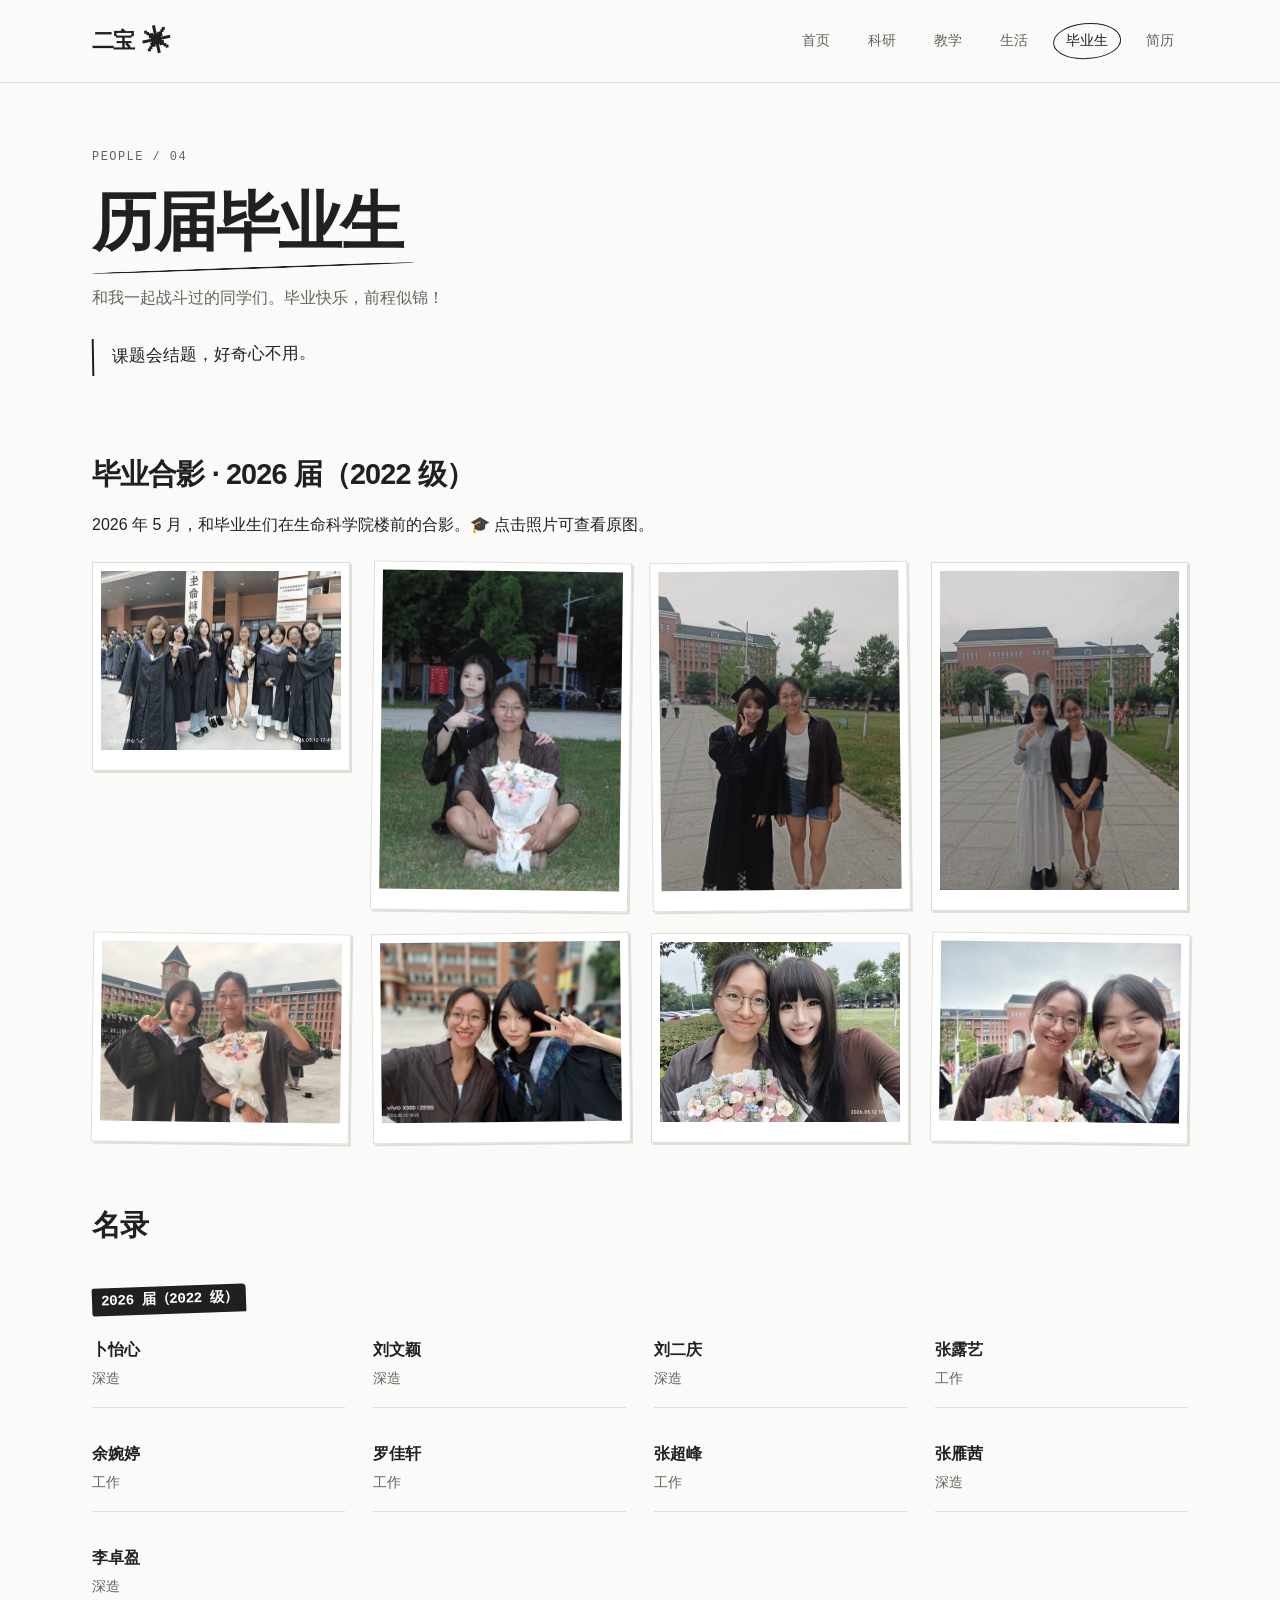
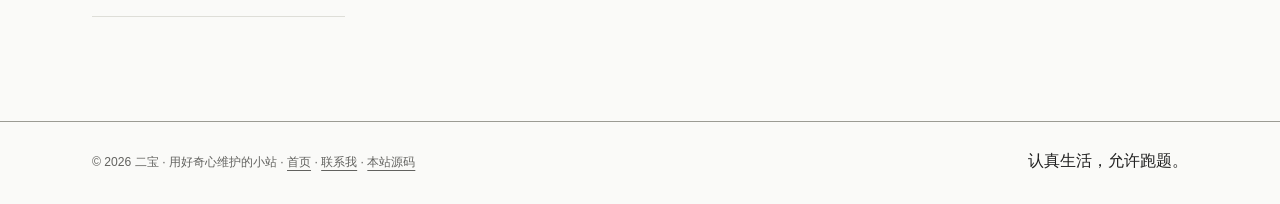
<file: students.html>
<!DOCTYPE html>
<html lang="zh-CN">
<head>
  <meta charset="UTF-8">
  <meta name="viewport" content="width=device-width, initial-scale=1.0">
  <title>历届毕业生 · 二宝的小站</title>
  <meta name="description" content="历届毕业生名录。">
  <link rel="stylesheet" href="css/style.css">
</head>
<body>
  <a class="skip-link" href="#main-content">跳到正文</a>
  <header class="site-header">
    <nav class="nav container" aria-label="主导航">
      <a class="nav-logo" href="index.html" aria-label="二宝的小站 · 首页">二宝<span class="dot" aria-hidden="true">✳</span></a>
      <button class="nav-toggle" type="button" aria-label="打开菜单" aria-expanded="false" aria-controls="site-nav">☰</button>
      <ul class="nav-links" id="site-nav">
        <li><a href="index.html">首页</a></li>
        <li><a href="research.html">科研</a></li>
        <li><a href="teaching.html">教学</a></li>
        <li><a href="life.html">生活</a></li>
        <li><a href="students.html" aria-current="page">毕业生</a></li>
        <li><a href="cv.html">简历</a></li>
      </ul>
    </nav>
  </header>

  <main id="main-content" class="theme-yellow">
    <section class="section container">
      <p class="page-kicker">PEOPLE / 04</p>
      <h1 class="page-title">历届毕业生</h1>
      <p class="page-subtitle">和我一起战斗过的同学们。毕业快乐，前程似锦！</p>
      <p class="page-aside">课题会结题，好奇心不用。</p>

      <h2>毕业合影 · 2026 届（2022 级）</h2>
      <p>2026 年 5 月，和毕业生们在生命科学院楼前的合影。🎓 点击照片可查看原图。</p>
      <div class="photo-grid">
        <div class="photo-slot photo-full"><a class="photo-link" href="assets/img/graduation-7.jpg" target="_blank" rel="noopener" aria-label="查看原图（新标签页）：王芸与 2022 级全体毕业生在生命科学院楼前集体合影"><img src="assets/optimized/graduation-7-960.jpg" srcset="assets/optimized/graduation-7-480.jpg 480w, assets/optimized/graduation-7-960.jpg 960w" sizes="(max-width: 720px) 45vw, 260px" alt="王芸与 2022 级全体毕业生在生命科学院楼前集体合影" loading="lazy" width="1600" height="1200" decoding="async"></a></div>
        <div class="photo-slot photo-full"><a class="photo-link" href="assets/img/graduation-1.jpg" target="_blank" rel="noopener" aria-label="查看原图（新标签页）：王芸与卜怡心在草坪上合影，手捧花束"><img src="assets/optimized/graduation-1-960.jpg" srcset="assets/optimized/graduation-1-480.jpg 480w, assets/optimized/graduation-1-960.jpg 960w" sizes="(max-width: 720px) 45vw, 260px" alt="王芸与卜怡心在草坪上合影，手捧花束" loading="lazy" width="1200" height="1600" decoding="async"></a></div>
        <div class="photo-slot photo-full"><a class="photo-link" href="assets/img/graduation-2.jpg" target="_blank" rel="noopener" aria-label="查看原图（新标签页）：王芸与刘文颖在校园步道合影"><img src="assets/optimized/graduation-2-960.jpg" srcset="assets/optimized/graduation-2-480.jpg 480w, assets/optimized/graduation-2-960.jpg 960w" sizes="(max-width: 720px) 45vw, 260px" alt="王芸与刘文颖在校园步道合影" loading="lazy" width="1200" height="1600" decoding="async"></a></div>
        <div class="photo-slot photo-full"><a class="photo-link" href="assets/img/graduation-3.jpg" target="_blank" rel="noopener" aria-label="查看原图（新标签页）：王芸与刘二庆在教学楼拱门前合影"><img src="assets/optimized/graduation-3-960.jpg" srcset="assets/optimized/graduation-3-480.jpg 480w, assets/optimized/graduation-3-960.jpg 960w" sizes="(max-width: 720px) 45vw, 260px" alt="王芸与刘二庆在教学楼拱门前合影" loading="lazy" width="1200" height="1600" decoding="async"></a></div>
        <div class="photo-slot photo-full"><a class="photo-link" href="assets/img/graduation-5.jpg" target="_blank" rel="noopener" aria-label="查看原图（新标签页）：王芸手捧花束与余婉婷在钟楼前合影"><img src="assets/optimized/graduation-5-960.jpg" srcset="assets/optimized/graduation-5-480.jpg 480w, assets/optimized/graduation-5-960.jpg 960w" sizes="(max-width: 720px) 45vw, 260px" alt="王芸手捧花束与余婉婷在钟楼前合影" loading="lazy" width="1600" height="1200" decoding="async"></a></div>
        <div class="photo-slot photo-full"><a class="photo-link" href="assets/img/graduation-luo-jiaxuan.jpg" target="_blank" rel="noopener" aria-label="查看原图（新标签页）：王芸与罗佳轩在校园内自拍合影"><img src="assets/optimized/graduation-luo-jiaxuan-960.jpg" srcset="assets/optimized/graduation-luo-jiaxuan-480.jpg 480w, assets/optimized/graduation-luo-jiaxuan-960.jpg 960w" sizes="(max-width: 720px) 45vw, 260px" alt="王芸与罗佳轩在校园内自拍合影" loading="lazy" width="1706" height="1279" decoding="async"></a></div>
        <div class="photo-slot photo-full"><a class="photo-link" href="assets/img/graduation-4.jpg" target="_blank" rel="noopener" aria-label="查看原图（新标签页）：王芸手捧花束与张露艺自拍合影"><img src="assets/optimized/graduation-4-960.jpg" srcset="assets/optimized/graduation-4-480.jpg 480w, assets/optimized/graduation-4-960.jpg 960w" sizes="(max-width: 720px) 45vw, 260px" alt="王芸手捧花束与张露艺自拍合影" loading="lazy" width="1600" height="1200" decoding="async"></a></div>
        <div class="photo-slot photo-full"><a class="photo-link" href="assets/img/graduation-6.jpg" target="_blank" rel="noopener" aria-label="查看原图（新标签页）：王芸与张超峰自拍合影，背景为毕业典礼现场"><img src="assets/optimized/graduation-6-960.jpg" srcset="assets/optimized/graduation-6-480.jpg 480w, assets/optimized/graduation-6-960.jpg 960w" sizes="(max-width: 720px) 45vw, 260px" alt="王芸与张超峰自拍合影，背景为毕业典礼现场" loading="lazy" width="1600" height="1200" decoding="async"></a></div>
      </div>

      <h2>名录</h2>
      <h3 class="year-heading">2026 届（2022 级）</h3>
      <div class="student-grid">
        <div class="student-chip">
          <p class="s-name">卜怡心</p>
          <p class="s-note">深造</p>
        </div>
        <div class="student-chip">
          <p class="s-name">刘文颖</p>
          <p class="s-note">深造</p>
        </div>
        <div class="student-chip">
          <p class="s-name">刘二庆</p>
          <p class="s-note">深造</p>
        </div>
        <div class="student-chip">
          <p class="s-name">张露艺</p>
          <p class="s-note">工作</p>
        </div>
        <div class="student-chip">
          <p class="s-name">余婉婷</p>
          <p class="s-note">工作</p>
        </div>
        <div class="student-chip">
          <p class="s-name">罗佳轩</p>
          <p class="s-note">工作</p>
        </div>
        <div class="student-chip">
          <p class="s-name">张超峰</p>
          <p class="s-note">工作</p>
        </div>
        <div class="student-chip">
          <p class="s-name">张雁茜</p>
          <p class="s-note">深造</p>
        </div>
        <div class="student-chip">
          <p class="s-name">李卓盈</p>
          <p class="s-note">深造</p>
        </div>
      </div>
    </section>
  </main>

  <footer class="site-footer">
    <div class="container footer-inner">
      <p>© 2026 二宝 · 用好奇心维护的小站 · <a href="index.html">首页</a> · <a href="cv.html#contact">联系我</a> · <a href="https://github.com/erbaoyihao/erbaoyihao.github.io">本站源码</a></p>
      <p class="footer-note">认真生活，允许跑题。</p>
    </div>
  </footer>

  <script src="js/main.js"></script>
</body>
</html>
</file>
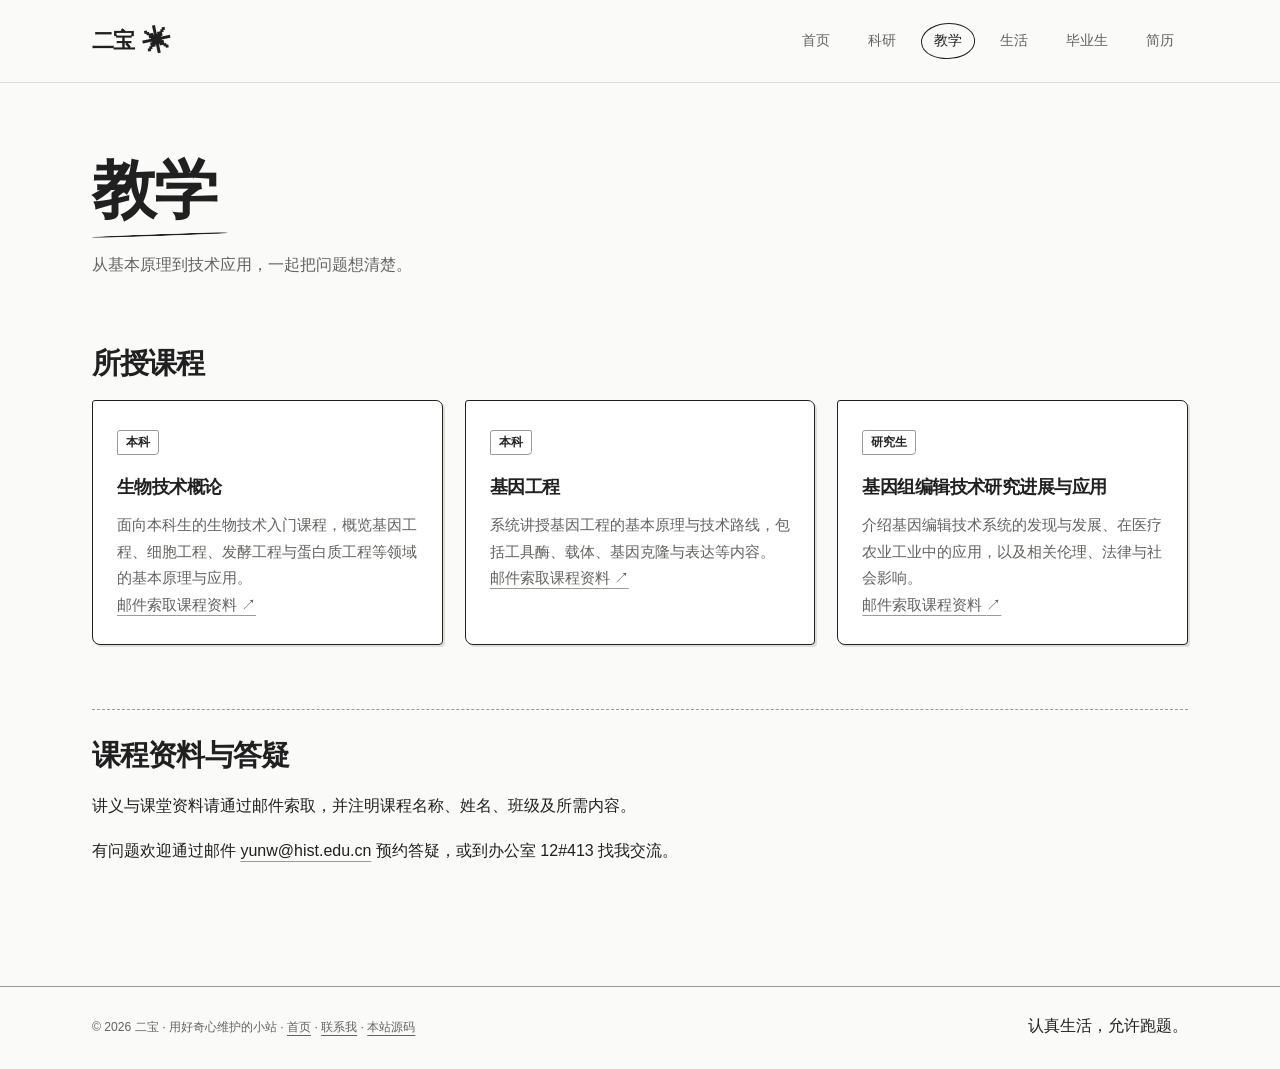
<file: teaching.html>
<!DOCTYPE html>
<html lang="zh-CN">
<head>
  <meta charset="UTF-8">
  <meta name="viewport" content="width=device-width, initial-scale=1.0">
  <title>教学 · 二宝的小站</title>
  <meta name="description" content="所授课程介绍、课程资料索取与答疑联系方式。">
  <link rel="stylesheet" href="css/style.css">
</head>
<body>
  <a class="skip-link" href="#main-content">跳到正文</a>
  <header class="site-header">
    <nav class="nav container" aria-label="主导航">
      <a class="nav-logo" href="index.html" aria-label="二宝的小站 · 首页">二宝<span class="dot" aria-hidden="true">✳</span></a>
      <button class="nav-toggle" type="button" aria-label="打开菜单" aria-expanded="false" aria-controls="site-nav">☰</button>
      <ul class="nav-links" id="site-nav">
        <li><a href="index.html">首页</a></li>
        <li><a href="research.html">科研</a></li>
        <li><a href="teaching.html" aria-current="page">教学</a></li>
        <li><a href="life.html">生活</a></li>
        <li><a href="students.html">毕业生</a></li>
        <li><a href="cv.html">简历</a></li>
      </ul>
    </nav>
  </header>

  <main id="main-content" class="theme-green">
    <section class="section container">
      <h1 class="page-title">教学</h1>

      <p class="page-subtitle">从基本原理到技术应用，一起把问题想清楚。</p>

      <h2>所授课程</h2>
      <div class="card-grid">
        <div class="card theme-green">
          <span class="card-tag">本科</span>
          <h3>生物技术概论</h3>
          <p>面向本科生的生物技术入门课程，概览基因工程、细胞工程、发酵工程与蛋白质工程等领域的基本原理与应用。</p>
          <p class="card-action"><a href="mailto:yunw@hist.edu.cn?subject=%E8%AF%BE%E7%A8%8B%E8%B5%84%E6%96%99%E7%B4%A2%E5%8F%96%EF%BC%9A%E7%94%9F%E7%89%A9%E6%8A%80%E6%9C%AF%E6%A6%82%E8%AE%BA&amp;body=%E7%8E%8B%E8%80%81%E5%B8%88%E6%82%A8%E5%A5%BD%EF%BC%81%0A%0A%E8%AF%BE%E7%A8%8B%EF%BC%9A%E7%94%9F%E7%89%A9%E6%8A%80%E6%9C%AF%E6%A6%82%E8%AE%BA%0A%E5%A7%93%E5%90%8D%E4%B8%8E%E7%8F%AD%E7%BA%A7%EF%BC%9A%0A%E6%89%80%E9%9C%80%E8%B5%84%E6%96%99%E6%88%96%E9%97%AE%E9%A2%98%EF%BC%9A%0A">邮件索取课程资料 <span aria-hidden="true">↗</span></a></p>
        </div>
        <div class="card theme-green">
          <span class="card-tag">本科</span>
          <h3>基因工程</h3>
          <p>系统讲授基因工程的基本原理与技术路线，包括工具酶、载体、基因克隆与表达等内容。</p>
          <p class="card-action"><a href="mailto:yunw@hist.edu.cn?subject=%E8%AF%BE%E7%A8%8B%E8%B5%84%E6%96%99%E7%B4%A2%E5%8F%96%EF%BC%9A%E5%9F%BA%E5%9B%A0%E5%B7%A5%E7%A8%8B&amp;body=%E7%8E%8B%E8%80%81%E5%B8%88%E6%82%A8%E5%A5%BD%EF%BC%81%0A%0A%E8%AF%BE%E7%A8%8B%EF%BC%9A%E5%9F%BA%E5%9B%A0%E5%B7%A5%E7%A8%8B%0A%E5%A7%93%E5%90%8D%E4%B8%8E%E7%8F%AD%E7%BA%A7%EF%BC%9A%0A%E6%89%80%E9%9C%80%E8%B5%84%E6%96%99%E6%88%96%E9%97%AE%E9%A2%98%EF%BC%9A%0A">邮件索取课程资料 <span aria-hidden="true">↗</span></a></p>
        </div>
        <div class="card theme-green">
          <span class="card-tag">研究生</span>
          <h3>基因组编辑技术研究进展与应用</h3>
          <p>介绍基因编辑技术系统的发现与发展、在医疗农业工业中的应用，以及相关伦理、法律与社会影响。</p>
          <p class="card-action"><a href="mailto:yunw@hist.edu.cn?subject=%E8%AF%BE%E7%A8%8B%E8%B5%84%E6%96%99%E7%B4%A2%E5%8F%96%EF%BC%9A%E5%9F%BA%E5%9B%A0%E7%BB%84%E7%BC%96%E8%BE%91%E6%8A%80%E6%9C%AF%E7%A0%94%E7%A9%B6%E8%BF%9B%E5%B1%95%E4%B8%8E%E5%BA%94%E7%94%A8&amp;body=%E7%8E%8B%E8%80%81%E5%B8%88%E6%82%A8%E5%A5%BD%EF%BC%81%0A%0A%E8%AF%BE%E7%A8%8B%EF%BC%9A%E5%9F%BA%E5%9B%A0%E7%BB%84%E7%BC%96%E8%BE%91%E6%8A%80%E6%9C%AF%E7%A0%94%E7%A9%B6%E8%BF%9B%E5%B1%95%E4%B8%8E%E5%BA%94%E7%94%A8%0A%E5%A7%93%E5%90%8D%E4%B8%8E%E7%8F%AD%E7%BA%A7%EF%BC%9A%0A%E6%89%80%E9%9C%80%E8%B5%84%E6%96%99%E6%88%96%E9%97%AE%E9%A2%98%EF%BC%9A%0A">邮件索取课程资料 <span aria-hidden="true">↗</span></a></p>
        </div>
      </div>

      <section class="teaching-message" aria-labelledby="teaching-message-title">
        <h2 id="teaching-message-title">课程资料与答疑</h2>
        <p>讲义与课堂资料请通过邮件索取，并注明课程名称、姓名、班级及所需内容。</p>
        <p>
          有问题欢迎通过邮件
          <a href="mailto:yunw@hist.edu.cn">yunw@hist.edu.cn</a> 预约答疑，或到办公室 12#413 找我交流。
        </p>
      </section>
    </section>
  </main>

  <footer class="site-footer">
    <div class="container footer-inner">
      <p>© 2026 二宝 · 用好奇心维护的小站 · <a href="index.html">首页</a> · <a href="cv.html#contact">联系我</a> · <a href="https://github.com/erbaoyihao/erbaoyihao.github.io">本站源码</a></p>
      <p class="footer-note">认真生活，允许跑题。</p>
    </div>
  </footer>

  <script src="js/main.js"></script>
</body>
</html>
</file>
<file: css/style.css>
/* 二宝的小站 · 黑白涂鸦 / 认真研究，偶尔跑题 */
:root {
  --bg: #fafaf8;
  --paper: #fff;
  --ink: #202020;
  --ink-soft: #62625f;
  --ink-faint: #767672;
  --line: #deded8;
  --line-strong: #9b9b94;
  --tint: #f0f0ec;
  --tint-hover: #e7e7e1;
  --grid-dot: #e0e0d9;
  --header-bg: rgba(250, 250, 248, .96);
  --accent: var(--ink);
  --accent-soft: var(--tint);
  --radius: 3px 7px 4px 8px;
  --radius-sm: 3px;
  --shadow-1: 2px 2px 0 var(--line);
  --shadow-2: 4px 4px 0 var(--ink);
  --section-gap: 64px;
  --max-width: 1160px;
  --font: -apple-system, BlinkMacSystemFont, "Helvetica Neue", "PingFang SC", "Hiragino Sans GB", "Microsoft YaHei", sans-serif;
  --font-note: "Kaiti SC", "STKaiti", "KaiTi", serif;
  --font-mono: ui-monospace, "SFMono-Regular", Consolas, monospace;
}

* { box-sizing: border-box; }
html { scroll-behavior: smooth; scroll-padding-top: 100px; }
body {
  margin: 0;
  font: 16px/1.8 var(--font);
  color: var(--ink);
  background: var(--bg);
  -webkit-font-smoothing: antialiased;
}
h1, h2, h3 { margin: 0 0 .6em; line-height: 1.35; letter-spacing: -.03em; }
h2 { font-size: clamp(1.4rem, 2.8vw, 1.8rem); margin-top: 2.2em; }
h3 { font-size: 1.2rem; }
p { margin: 0 0 1em; }
a { color: inherit; text-decoration: none; }
p a, .entry-title a { text-decoration: underline; text-underline-offset: 5px; text-decoration-color: var(--line-strong); }
p a:hover, .entry-title a:hover { text-decoration-color: var(--ink); }
img { display: block; max-width: 100%; }
button { font: inherit; }
::selection { background: var(--ink); color: var(--paper); }
:focus-visible { outline: 2px dashed var(--ink); outline-offset: 5px; }
.container { width: 100%; max-width: var(--max-width); padding-inline: 32px; margin-inline: auto; }
.section { padding-top: 64px; padding-bottom: 48px; }
.section > h2:first-child { margin-top: 0; }
.theme-blue, .theme-green, .theme-coral, .theme-yellow, .theme-purple { --accent: var(--ink); --accent-soft: var(--tint); }

/* 导航：像写在笔记页顶上的目录 */
.skip-link { position: absolute; top: -100px; left: 20px; z-index: 200; padding: 8px 16px; background: var(--ink); color: var(--paper); }
.skip-link:focus { top: 12px; }
.site-header { position: sticky; top: 0; z-index: 100; background: var(--header-bg); border-bottom: 1px solid var(--line); }
.nav { display: flex; align-items: center; justify-content: space-between; gap: 24px; min-height: 82px; }
.nav-logo { display: inline-flex; align-items: center; gap: 10px; font-size: 1.4rem; font-weight: 800; letter-spacing: -.06em; white-space: nowrap; }
.nav-logo .dot { display: inline-block; font-size: 1.8rem; line-height: 1; transform: rotate(-12deg); }
.nav-links { display: flex; gap: 10px; margin: 0; padding: 0; list-style: none; }
.nav-links a { position: relative; display: block; padding: 10px 14px; font-size: .9rem; color: var(--ink-soft); }
.nav-links a::after { content: ""; position: absolute; inset: 5px 1px; border: 1.5px solid transparent; border-radius: 48% 53% 45% 52%; transform: rotate(-6deg); pointer-events: none; }
.nav-links a:hover, .nav-links a[aria-current="page"] { color: var(--ink); }
.nav-links a:hover::after { border-bottom-color: var(--line-strong); }
.nav-links a[aria-current="page"]::after { border-color: var(--ink); }
.nav-toggle { display: none; width: 44px; height: 44px; padding: 0; border: 1.5px solid var(--ink); border-radius: var(--radius); background: var(--paper); color: var(--ink); cursor: pointer; }

/* 首页：大字、留白与田间肖像 */
.hero { display: grid; grid-template-columns: 1.25fr 1fr; align-items: center; gap: 28px; padding-top: 76px; padding-bottom: 66px; }
.eyebrow { display: flex; flex-wrap: wrap; align-items: center; gap: 12px; font: .75rem/1.6 var(--font-mono); letter-spacing: .08em; color: var(--ink-soft); margin-bottom: 28px; }
.eyebrow::before { content: ""; width: 26px; border-top: 1px solid var(--ink); }
.hero h1 { font-size: clamp(3rem, 6.4vw, 5.1rem); line-height: 1.25; letter-spacing: -.07em; font-weight: 850; margin-bottom: 28px; }
.scribble { position: relative; white-space: nowrap; }
.scribble::after { content: ""; position: absolute; left: 0; right: 2px; bottom: -.04em; height: .12em; border-top: 2px solid var(--ink); border-bottom: 1px solid var(--ink); border-radius: 50%; transform: rotate(-2deg); }
.hero-intro { font-size: 1.06rem; margin-bottom: 6px; }
.hero-description { color: var(--ink-soft); max-width: 30em; }
.hero-actions { display: flex; flex-wrap: wrap; gap: 14px; margin-top: 28px; }
.btn { display: inline-flex; align-items: center; justify-content: center; gap: 18px; min-height: 48px; padding: 10px 20px; border: 1.5px solid var(--ink); border-radius: var(--radius); background: var(--ink); color: var(--paper); font-size: .9rem; font-weight: 600; text-decoration: none; box-shadow: 2px 3px 0 var(--line-strong); transition: transform .18s ease, box-shadow .18s ease; }
.btn:hover { text-decoration: none; transform: translate(-1px, -2px); box-shadow: var(--shadow-2); }
.btn:active { transform: translate(1px, 1px); box-shadow: none; }
.btn-secondary { background: transparent; color: var(--ink); box-shadow: none; }
.status-note { margin: 22px 0 0; display: flex; align-items: center; gap: 10px; font-size: .78rem; color: var(--ink-soft); }
.status-note::before { content: ""; width: 7px; height: 7px; border: 1px solid var(--ink); border-radius: 50%; background: var(--ink); }
.hero-portrait { min-width: 0; width: 100%; max-width: 480px; margin: 0 auto; padding: 22px 5px 0; }
.portrait-frame { position: relative; padding: 10px 10px 18px; background: var(--paper); border: 1.5px solid var(--ink); border-radius: var(--radius); box-shadow: var(--shadow-1); transform: rotate(2deg); }
.portrait-frame img { width: 100%; height: auto; }
.portrait-label { position: absolute; top: -19px; left: 14px; padding: 0 8px; background: var(--bg); font: 1rem/1.7 var(--font-note); transform: rotate(-5deg); }
.hero-portrait figcaption { display: flex; justify-content: flex-end; align-items: center; gap: 12px; margin-top: 23px; padding-right: 15px; font: 1.05rem/1.6 var(--font-note); transform: rotate(-3deg); }
.hero-portrait figcaption span { font-size: 1.7rem; }

/* 开放式目录，减少重复卡片 */
.home-directory { padding-top: 34px; padding-bottom: 60px; border-top: 1.5px solid var(--ink); }
.section-heading { display: flex; align-items: baseline; justify-content: space-between; flex-wrap: wrap; gap: 12px; margin-bottom: 16px; }
.section-heading h2 { font-size: 1rem; margin: 0; }
.section-heading .margin-note { font: .95rem/1.6 var(--font-note); color: var(--ink-soft); }
.directory-grid { display: grid; grid-template-columns: 1fr 1fr; column-gap: 52px; }
.directory-link { display: grid; grid-template-columns: 34px 1fr 28px; align-items: start; gap: 14px; padding: 28px 0; border-bottom: 1px solid var(--line); }
.directory-number { padding-top: 5px; font: .75rem/1.8 var(--font-mono); color: var(--ink-faint); }
.directory-link h3 { margin-bottom: 8px; font-size: 1.45rem; }
.directory-link p { margin: 0; color: var(--ink-soft); font-size: .91rem; }
.directory-arrow { font-size: 1.5rem; transition: transform .2s ease; }
.directory-link:hover .directory-arrow { transform: translate(3px, -3px); }
.directory-link:hover h3 { text-decoration: underline; text-underline-offset: 6px; text-decoration-thickness: 1px; }
.about-section { display: grid; grid-template-columns: 180px 1fr; gap: 44px; padding-top: 16px; padding-bottom: 42px; }
.about-label h2 { font-size: 1.45rem; margin-top: 0; }
.about-label p { font: 1rem/1.7 var(--font-note); color: var(--ink-soft); transform: rotate(-4deg); }
.about-notes { display: grid; grid-template-columns: 1fr 1fr; gap: 36px; }
.about-notes h3 { font-size: .85rem; margin-bottom: 12px; }
.about-notes p { color: var(--ink-soft); font-size: .9rem; margin-bottom: 0; }

/* 内页：带页眉批注的干净笔记 */
.page-kicker { margin: 0 0 12px; font: .75rem/1.7 var(--font-mono); letter-spacing: .12em; color: var(--ink-soft); }
.page-title { display: inline-block; position: relative; font-size: clamp(2.7rem, 6vw, 4rem); font-weight: 850; margin-bottom: 18px; }
.page-title::after { content: ""; position: absolute; left: 0; right: -12px; bottom: -3px; border-bottom: 2px solid var(--ink); border-radius: 50%; transform: rotate(-2deg); }
.page-subtitle { font-size: 1rem; color: var(--ink-soft); max-width: 40em; margin-bottom: 24px; }
.page-aside { font: 1.05rem/1.6 var(--font-note); display: inline-block; padding: 5px 0 5px 18px; border-left: 2px solid var(--ink); margin: 0 0 18px; transform: rotate(-1deg); }
.card-grid { display: grid; grid-template-columns: repeat(auto-fit, minmax(min(100%, 260px), 1fr)); gap: 22px; }
.card { min-width: 0; padding: 26px 24px; background: var(--paper); border: 1px solid var(--ink); border-radius: var(--radius); box-shadow: var(--shadow-1); }
.card-tag { display: inline-block; font-size: .74rem; font-weight: 600; padding: 1px 8px; margin-bottom: 18px; border: 1px solid var(--line-strong); border-radius: 3px 2px 4px 1px; }
.card h3 { font-size: 1.14rem; line-height: 1.55; }
.card p { font-size: .92rem; color: var(--ink-soft); margin-bottom: 0; }
.badge { display: inline-block; font-size: .85rem; padding: 4px 12px; margin: 0 8px 10px 0; border-bottom: 1px dashed var(--line-strong); }
.year-heading { display: inline-block; font: 600 .9rem/1.5 var(--font-mono); margin: 24px 0 6px; padding: 3px 9px; background: var(--ink); color: var(--paper); border-radius: 2px 4px 1px 3px; transform: rotate(-2deg); }
.entry-list { list-style: none; padding: 0; margin: 0; }
.entry { padding: 22px 0; border-bottom: 1px solid var(--line); overflow-wrap: anywhere; }
.entry-title { font-weight: 600; margin-bottom: 9px; }
.entry-meta { font-size: .88rem; color: var(--ink-soft); margin: 0; }
.timeline { list-style: none; padding: 0 0 0 27px; margin: 28px 0 0 7px; border-left: 1px solid var(--line-strong); }
.timeline li { position: relative; padding-bottom: 30px; }
.timeline li::before { content: ""; position: absolute; left: -33px; top: 7px; width: 10px; height: 10px; border: 1.5px solid var(--ink); background: var(--bg); border-radius: 45% 55% 48% 52%; transform: rotate(15deg); }
.t-period { display: inline-block; font: .8rem/1.6 var(--font-mono); margin-bottom: 10px; color: var(--ink-soft); }
.t-title { font-weight: 600; margin-bottom: 6px; }
.t-desc { color: var(--ink-soft); font-size: .92rem; margin: 0; }
.teaching-message { margin-top: var(--section-gap); padding: 26px 0 0; border-top: 1px dashed var(--line-strong); }
.teaching-message h2 { margin-top: 0; }
.photo-grid { display: grid; grid-template-columns: repeat(auto-fill, minmax(min(100%, 220px), 1fr)); gap: 22px; align-items: start; margin-top: 22px; }
.photo-slot { aspect-ratio: 4 / 3; display: flex; align-items: center; justify-content: center; color: var(--ink-faint); background: var(--paper); border: 1px solid var(--line); padding: 8px 8px 20px; box-shadow: var(--shadow-1); }
.photo-slot img { width: 100%; height: 100%; object-fit: cover; }
.photo-slot.photo-full { aspect-ratio: auto; }
.photo-slot.photo-full img { height: auto; object-fit: contain; }
/* 生活相册：横竖照片都按原比例展示，保留图片内的文字。 */
.album-note { color: var(--ink-soft); font-size: .93rem; max-width: 42em; }
.album-heading { margin-top: 32px; font-size: 1.1rem; }
.album-grid { display: grid; gap: 24px; align-items: start; margin-top: 20px; }
.album-grid-two { grid-template-columns: repeat(2, minmax(0, 1fr)); max-width: 900px; }
.album-grid-three { grid-template-columns: repeat(3, minmax(0, 1fr)); max-width: 960px; }
.album-photo { min-width: 0; margin: 0; display: flex; flex-direction: column; align-items: stretch; padding-bottom: 10px; }
.album-photo figcaption { padding: 12px 4px 0; font: .95rem/1.6 var(--font-note); }
.student-grid { display: grid; grid-template-columns: repeat(auto-fill, minmax(min(100%, 200px), 1fr)); gap: 16px 28px; }
.student-chip { padding: 16px 0; border-bottom: 1px solid var(--line); }
.s-name { font-weight: 600; margin-bottom: 2px; }
.s-note { font-size: .85rem; color: var(--ink-soft); margin: 0; }

/* 页脚与找不到的实验样本 */
.site-footer { margin-top: 56px; padding: 25px 0 30px; border-top: 1px solid var(--line-strong); color: var(--ink-soft); font-size: .76rem; }
.footer-inner { display: flex; align-items: baseline; justify-content: space-between; flex-wrap: wrap; gap: 10px 24px; }
.site-footer p { margin: 0; }
.footer-note { font: 1rem/1.7 var(--font-note); color: var(--ink); }
.site-footer a { text-decoration: underline; text-underline-offset: 4px; }
.lost-page { text-align: center; padding-top: 80px; padding-bottom: 50px; }
.lost-code { font: 800 clamp(5rem, 18vw, 10rem)/1.1 var(--font-mono); letter-spacing: -.08em; margin: 0 0 24px; }
.lost-page .page-aside { margin-bottom: 32px; }
.lost-page p { color: var(--ink-soft); }
.lost-magnifier { width: 100px; height: 100px; margin: 0 auto 24px; color: var(--ink); }
.lost-page .btn { margin-top: 12px; }

@media (min-width: 960px) {
  .photo-grid > :nth-child(3n + 2) { transform: rotate(.7deg); }
  .photo-grid > :nth-child(3n + 3) { transform: rotate(-.6deg); }
}
@media (max-width: 900px) {
  .hero { grid-template-columns: 1.2fr 1fr; gap: 10px; }
  .about-section { grid-template-columns: 140px 1fr; gap: 28px; }
  .nav-links { gap: 0; }
  .nav-links a { padding-inline: 12px; }
}
@media (max-width: 720px) {
  .container { padding-inline: 24px; }
  .nav { min-height: 70px; flex-wrap: wrap; }
  .js-ready .nav-toggle { display: block; }
  .nav-links { display: grid; width: 100%; padding: 12px 0 20px; grid-template-columns: repeat(3, 1fr); gap: 6px; }
  .js-ready .nav-links { display: none; position: absolute; top: 100%; left: 0; right: 0; width: auto; padding: 12px 24px 20px; background: var(--bg); border-bottom: 1.5px solid var(--ink); }
  .js-ready .nav-links.open { display: grid; }
  .nav-links a { text-align: center; padding: 12px 8px; }
  .hero { grid-template-columns: 1fr; gap: 24px; padding-top: 42px; padding-bottom: 30px; }
  .hero h1 { font-size: clamp(2.8rem, 10.7vw, 4.5rem); margin-bottom: 24px; }
  .eyebrow { margin-bottom: 22px; }
  .hero-intro { font-size: 1rem; }
  .hero-description { font-size: .9rem; }
  .hero-actions { gap: 12px; margin-top: 24px; }
  .btn { padding: 10px 16px; gap: 12px; }
  .hero-portrait { max-width: 430px; padding-top: 18px; padding-bottom: 12px; }
  .portrait-frame { transform: rotate(-1deg); }
  .hero-portrait figcaption { margin-top: 16px; font-size: 1rem; }
  .home-directory { padding-top: 28px; padding-bottom: 40px; }
  .directory-grid { column-gap: 28px; }
  .directory-link { grid-template-columns: 1fr 22px; gap: 8px; padding: 24px 0; }
  .directory-number { display: none; }
  .directory-link h3 { font-size: 1.3rem; }
  .directory-link p { font-size: .84rem; }
  .about-section { grid-template-columns: 1fr; gap: 18px; padding-top: 8px; }
  .about-label { display: flex; flex-wrap: wrap; align-items: baseline; gap: 16px; }
  .about-label h2, .about-label p { margin: 0; }
  .about-notes { gap: 24px; }
  .section { padding-top: 40px; padding-bottom: 32px; }
  .section h2 { margin-top: 1.9em; }
  .photo-grid { grid-template-columns: repeat(auto-fill, minmax(min(100%, 145px), 1fr)); gap: 14px; }
  .photo-slot { padding: 5px 5px 14px; }
  .site-footer { margin-top: 32px; }
}
@media (max-width: 600px) {
  .album-grid-two, .album-grid-three { grid-template-columns: minmax(0, 1fr); max-width: 430px; margin-inline: auto; }
  .album-grid { gap: 24px; }
  .album-photo { padding: 8px 8px 12px; }
}
@media (max-width: 380px) {
  .container { padding-inline: 20px; }
  .hero-actions { flex-direction: column; align-items: flex-start; }
  .directory-grid, .about-notes { grid-template-columns: 1fr; }
  .directory-link { grid-template-columns: 28px 1fr 22px; }
  .directory-number { display: block; }
}
@media (prefers-reduced-motion: reduce) {
  html { scroll-behavior: auto; }
  *, *::before, *::after { animation: none !important; transition: none !important; }
}
</file>
